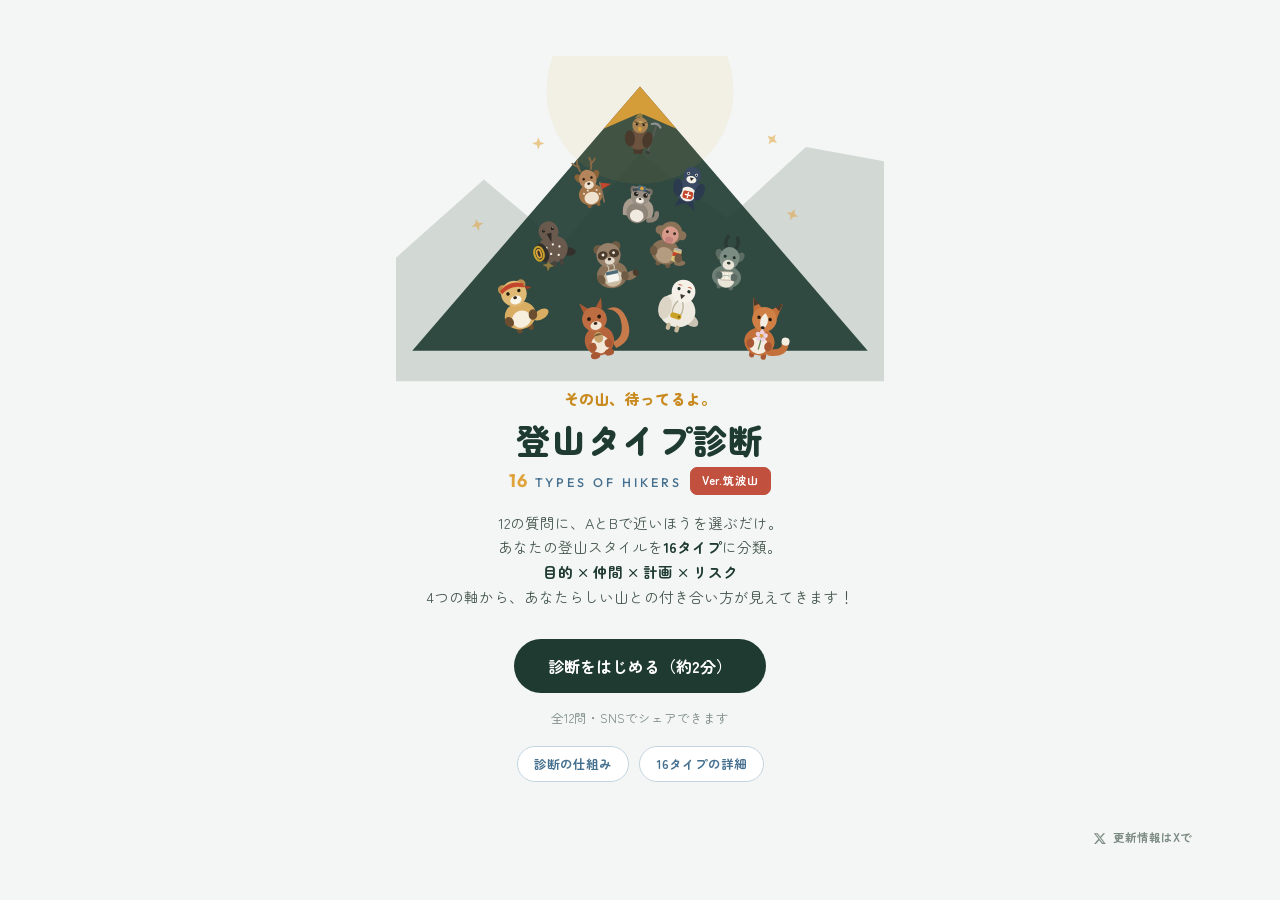
<file: index.html>
<!DOCTYPE html>
<html lang="ja">
<head>
<meta charset="UTF-8">
<meta name="viewport" content="width=device-width, initial-scale=1.0, viewport-fit=cover">
<title>登山タイプ診断｜16 TYPES OF HIKERS</title>
<meta name="description" content="13の質問であなたの登山スタイルを16タイプに診断。目的・仲間・計画・リスクの4つの軸から、あなたらしい山との付き合い方が見えてきます。">

<!-- ========== SNSシェア用（OGP） ==========
     公開URLが変わったら og:url と og:image の2か所を書き換えてください -->
<meta property="og:type" content="website">
<meta property="og:site_name" content="登山タイプ診断">
<meta property="og:title" content="登山タイプ診断｜16 TYPES OF HIKERS">
<meta property="og:description" content="14の質問で、あなたの登山スタイルを16タイプに分類。目的・仲間・計画・リスクの4軸で診断します。">
<meta property="og:url" content="https://yamatype16.vercel.app/">
<meta property="og:image" content="https://yamatype16.vercel.app/og.png">
<meta property="og:image:width" content="1200">
<meta property="og:image:height" content="630">
<meta property="og:image:alt" content="登山タイプ診断 16 TYPES OF HIKERS">
<meta property="og:locale" content="ja_JP">

<meta name="twitter:card" content="summary_large_image">
<meta name="twitter:title" content="登山タイプ診断｜16 TYPES OF HIKERS">
<meta name="twitter:description" content="14の質問で、あなたの登山スタイルを16タイプに分類。">
<meta name="twitter:image" content="https://yamatype16.vercel.app/og.png">

<meta name="theme-color" content="#1E3A31">
<link rel="canonical" href="https://yamatype16.vercel.app/">
<link rel="preconnect" href="https://fonts.googleapis.com">
<link rel="preconnect" href="https://fonts.gstatic.com" crossorigin>
<link href="https://fonts.googleapis.com/css2?family=Outfit:wght@500;700&family=Zen+Maru+Gothic:wght@400;500;700;900&display=swap" rel="stylesheet">
<link rel="stylesheet" href="style.css">
<!-- Google Analytics -->
<script async src="https://www.googletagmanager.com/gtag/js?id=G-V6124DLH2P"></script>
<script>
  window.dataLayer = window.dataLayer || [];
  function gtag(){ dataLayer.push(arguments); }
  gtag("js", new Date());
  gtag("config", "G-V6124DLH2P");
</script>
</head>
<body>

<div class="app">

  <!-- ========== スタート画面 ========== -->
  <section id="screen-start" class="screen is-active">
    <div class="hero">
      <div class="cluster-wrap" id="cluster-wrap"><!-- 16タイプが山に集合したイラスト --></div>
      <p class="hook">その山、待ってるよ。</p>
      <h1 class="hero-title">登山タイプ診断</h1>
      <p class="hero-en-row">
        <span class="hero-en"><b>16</b> TYPES OF HIKERS</span>
        <span class="ver-badge">Ver.筑波山</span>
      </p>
      <p class="hero-lead">
        <span id="lead-count">14</span>の質問に、AとBで近いほうを選ぶだけ。<br>
        あなたの登山スタイルを<strong>16タイプ</strong>に分類。<br>
        <strong>目的 × 仲間 × 計画 × リスク</strong><br>
        4つの軸から、あなたらしい山との付き合い方が見えてきます！
      </p>
      <button class="btn btn-primary" id="btn-start">診断をはじめる（約2分）</button>
      <p class="hero-note">全<span id="note-count">14</span>問・SNSでシェアできます</p>
      <p class="hero-link">
        <a href="about.html">診断の仕組み</a>
        <a href="types.html?g=PS">16タイプの詳細</a>
      </p>
    </div>
      <footer class="site-foot">
      <a href="https://x.com/yamastateofmind" target="_blank" rel="noopener">
      <svg viewBox="0 0 24 24" aria-hidden="true"><path fill="currentColor" d="M18.9 2.3h3.4l-7.4 8.5L23.6 22h-6.8l-5.3-7-6.1 7H2l7.9-9.1L1.6 2.3h7l4.8 6.4zM17.7 20h1.9L7.4 4.2H5.4z"/></svg>
      更新情報はXで
    </a>
    </footer>
</section>

  <!-- ========== 質問画面 ========== -->
  <section id="screen-quiz" class="screen">
    <header class="quiz-header">
      <div class="climb" id="progress-bar-wrap" role="progressbar"
           aria-label="登頂までの進み具合" aria-valuemin="0" aria-valuemax="12" aria-valuenow="0">
        <svg class="climb-svg" viewBox="0 -16 340 68">
          <!-- 遊び心：Midpointの手前は木、その先は岩をちらす（背景の飾り・進捗には無関係） -->
          <g class="deco-tree" transform="translate(40 50)">
            <path d="M0 -8 L4 -1 L1.5 -1 L5 5 L-5 5 L-1.5 -1 L-4 -1 Z"/>
            <rect x="-1" y="5" width="2" height="3"/>
          </g>
          <g class="deco-tree" transform="translate(75 46.7) scale(.85)">
            <path d="M0 -8 L4 -1 L1.5 -1 L5 5 L-5 5 L-1.5 -1 L-4 -1 Z"/>
            <rect x="-1" y="5" width="2" height="3"/>
          </g>
          <g class="deco-tree" transform="translate(110 43) scale(1.05)">
            <path d="M0 -8 L4 -1 L1.5 -1 L5 5 L-5 5 L-1.5 -1 L-4 -1 Z"/>
            <rect x="-1" y="5" width="2" height="3"/>
          </g>
          <g class="deco-tree" transform="translate(140 40) scale(.9)">
            <path d="M0 -8 L4 -1 L1.5 -1 L5 5 L-5 5 L-1.5 -1 L-4 -1 Z"/>
            <rect x="-1" y="5" width="2" height="3"/>
          </g>
          <g class="deco-rock" transform="translate(215 35.5)">
            <path d="M-5 3 L-3 -2 L1 -3 L5 0 L4 3 L-2 4 Z"/>
          </g>
          <g class="deco-rock" transform="translate(250 31) scale(1.15)">
            <path d="M-5 3 L-3 -2 L1 -3 L5 0 L4 3 L-2 4 Z"/>
          </g>
          <g class="deco-rock" transform="translate(285 26.3) scale(.9)">
            <path d="M-5 3 L-3 -2 L1 -3 L5 0 L4 3 L-2 4 Z"/>
          </g>

          <!-- 登山道（未踏） -->
          <path id="climb-path" class="climb-route"
                d="M14 46 L150 32 L190 33 L317 16"/>
          <!-- 登山道（歩いた分） -->
          <path id="climb-progress" class="climb-done"
                d="M14 46 L150 32 L190 33 L317 16"/>

          <!-- 登山口の看板 -->
          <g id="sign-start" class="sign passed">
            <path class="pole" d="M14 46 L14 38"/>
            <rect class="board" x="1" y="28" width="26" height="10" rx="3"/>
            <text class="board-text" x="14" y="35.3">Start</text>
            <circle class="node" cx="14" cy="46" r="4.6"/>
          </g>

          <!-- 中間地点の旗 -->
          <g id="sign-mid" class="sign">
            <path class="pole" d="M170 32.6 L170 20"/>
            <path class="flag" d="M170 20 L186 24 L170 28 Z"/>
            <text class="flag-text" x="170" y="17">Midpoint</text>
            <circle class="node" cx="170" cy="32.6" r="4.2"/>
          </g>

          <!-- 山頂の旗 -->
          <g id="sign-peak" class="sign">
            <path class="pole" d="M317 16 L317 -4"/>
            <path class="flag" d="M317 -4 L334 0 L317 4 Z"/>
            <text class="flag-text" x="317" y="-7">Summit!</text>
            <circle class="node" cx="317" cy="16" r="4.6"/>
          </g>

          <!-- 現在地 -->
          <circle id="climb-marker" class="climb-marker" cx="14" cy="46" r="5"/>

          <!-- 山頂のキラキラ（最後の質問に答えた瞬間だけ出す） -->
          <g id="summit-spark" class="summit-spark" transform="translate(317 0)">
            <path transform="translate(-16,-14) rotate(0)"  d="M0 -6 L1.6 -1.6 L6 0 L1.6 1.6 L0 6 L-1.6 1.6 L-6 0 L-1.6 -1.6 Z"/>
            <path transform="translate(12,-16) rotate(30)" d="M0 -5 L1.3 -1.3 L5 0 L1.3 1.3 L0 5 L-1.3 1.3 L-5 0 L-1.3 -1.3 Z"/>
            <path transform="translate(-4,-20) rotate(60)" d="M0 -4.5 L1.2 -1.2 L4.5 0 L1.2 1.2 L0 4.5 L-1.2 1.2 L-4.5 0 L-1.2 -1.2 Z"/>
          </g>

          <!-- 残り問数 -->
          <text class="climb-count" x="337" y="48"><tspan id="progress-count">0</tspan> / <tspan id="progress-total">14</tspan></text>
        </svg>
      </div>
    </header>

    <div class="quiz-viewport">
      <div class="quiz-page" id="quiz-page"><!-- JSが質問カードを生成 --></div>
    </div>

    <footer class="quiz-footer">
      <button class="btn btn-ghost" id="btn-back">もどる</button>
      <button class="btn btn-primary" id="btn-next">つぎへ</button>
    </footer>
  </section>

  <!-- ========== 結果画面 ========== -->
  <section id="screen-result" class="screen">
    <div class="result">
      <div class="result-hero" id="result-hero">
        <div class="secret-spark" id="secret-spark" hidden>
          <i style="left:6%;top:16%"></i><i style="left:88%;top:11%"></i>
          <i style="left:13%;top:52%"></i><i style="left:92%;top:47%"></i><i style="left:50%;top:3%"></i>
        </div>
        <p class="secret-badge" id="secret-badge" hidden>SECRET！</p>
        <p class="secret-lead" id="secret-lead" hidden>めったに出会えないタイプです</p>
        <p class="result-eyebrow">あなたの登山タイプは</p>
        <div class="result-row">
          <div class="result-char" id="result-char"><!-- キャラクター --></div>
          <div class="result-txt">
            <h2 class="result-animal" id="result-animal"></h2>
            <p class="result-name" id="result-name"></p>
            <p class="result-copy" id="result-copy"></p>
          </div>
        </div>
        <p class="result-id">
          <span class="result-code" id="result-code"></span>
          <span class="result-group" id="result-group"></span>
        </p>
        <div class="result-axtags" id="result-axtags"><!-- 4軸のタグ --></div>
        <p class="result-item" id="result-item"></p>
        <p class="secret-note" id="secret-note" hidden></p>
        <svg class="ridge-cut" viewBox="0 0 400 58" preserveAspectRatio="none" aria-hidden="true">
          <path class="rc-back"
                d="M0 58 L0 34 L46 20 L88 32 L140 2 L196 30 L238 18 L286 34 L336 8 L376 24 L400 18 L400 58 Z"/>
          <path class="rc-front"
                d="M0 58 L0 46 L54 30 L104 44 L162 18 L214 42 L258 32 L308 46 L358 26 L400 38 L400 58 Z"/>
        </svg>
      </div>

      <div class="share-cta-wrap">
        <button class="share-cta" id="btn-cta" type="button" aria-label="結果をシェア">
          <span class="share-cta-char" id="cta-char"><!-- キャラクター --></span>
          <span class="share-cta-txt">
            <span class="share-cta-main">結果をシェア</span>
            <span class="share-cta-sub">SHARE YOUR TYPE!</span>
          </span>
        </button>
      </div>

      <section class="panel">
        <h3 class="panel-title">特徴</h3>
        <p class="panel-body" id="result-features"></p>
      </section>

      <section class="panel panel-caution">
        <h3 class="panel-title">気をつけたいこと</h3>
        <p class="panel-body" id="result-caution"></p>
      </section>

      <div class="axes">
        <div class="axes-title-wrap"><h3 class="panel-title">4軸のスコア</h3></div>
        <div id="result-axes"><!-- 4軸バー --></div>
      </div>

      <section class="panel">
        <h3 class="panel-title">このタイプにおすすめの山</h3>
        <div class="mt-row" id="result-mountains"><!-- おすすめ3座 --></div>
        <p class="mt-note" id="result-mt-note" hidden></p>
      </section>

      <section class="panel">
        <h3 class="panel-title">一緒に登ると面白い相手</h3>
        <div class="match-row" id="result-match"><!-- 相性3件 --></div>
      </section>

      <div class="result-actions">
        <button class="btn btn-ghost" id="btn-retry">もう一度診断する</button>
        <p class="hero-link">
          <a href="types.html?g=PS">16タイプの詳細</a>
          <a href="about.html">診断の仕組み</a>
        </p>
      </div>
    </div>

  </section>

</div>


<!-- ========== シェア用モーダル（.screenのtransform対策で.appの外に置く） ========== -->
<div class="smodal" id="smodal" hidden>
  <div class="smodal-veil" id="smodal-veil"></div>
  <div class="smodal-sheet" role="dialog" aria-modal="true" aria-label="結果をシェア">
    <div class="smodal-grip"></div>
    <button class="smodal-close" id="smodal-close" type="button" aria-label="閉じる">✕</button>
    <p class="smodal-title">結果をシェア</p>

    <div class="smodal-pv" id="smodal-pv"><!-- シェア用画像のプレビュー --></div>

    <div class="smodal-acts">
      <button class="sm-act sm-dl" id="sm-dl" type="button">
        <svg viewBox="0 0 24 24" fill="none" stroke="currentColor" stroke-width="2" stroke-linecap="round" stroke-linejoin="round" aria-hidden="true">
          <rect x="3" y="4" width="18" height="16" rx="2.5"/>
          <circle cx="8.5" cy="9.5" r="1.4" fill="currentColor" stroke="none"/>
          <path d="M4 16.5 L9 11.5 L13 15 L16.5 11 L20.5 15.5"/>
        </svg>
        <span>シェア用画像を表示（別窓）</span>
      </button>
      <a class="sm-act sm-x" id="sm-x" href="#" target="_blank" rel="noopener">
        <svg viewBox="0 0 24 24" aria-hidden="true"><path fill="currentColor" d="M18.9 2h3.1l-6.8 7.8L23.2 22h-6.3l-4.9-6.4L6.4 22H3.2l7.3-8.3L1.6 2H8l4.4 5.9L18.9 2zm-1.1 18h1.7L7.1 3.9H5.3L17.8 20z"/></svg>
        <span>Xでシェア</span>
      </a>
      <a class="sm-act sm-line" id="sm-line" href="#" target="_blank" rel="noopener">
        <svg viewBox="0 0 24 24" aria-hidden="true"><path fill="currentColor" d="M12 2C6.5 2 2 5.6 2 10.1c0 4 3.6 7.4 8.4 8 .3.1.8.2.9.5.1.3.1.7 0 1l-.1.9c0 .3-.2 1 .9.6 1.1-.5 5.9-3.5 8.1-6 1.5-1.6 2.2-3.3 2.2-5C22.5 5.6 17.5 2 12 2z"/></svg>
        <span>LINEでシェア</span>
      </a>
      <button class="sm-act sm-ig" id="sm-ig" type="button">
        <svg viewBox="0 0 24 24" fill="none" stroke="currentColor" stroke-width="2" stroke-linecap="round" aria-hidden="true"><rect x="3" y="3" width="18" height="18" rx="5"/><circle cx="12" cy="12" r="4.2"/><circle cx="17.4" cy="6.6" r="1.3" fill="currentColor" stroke="none"/></svg>
        <span>Instagramでシェア</span>
      </button>
      <button class="sm-act sm-copy" id="sm-copy" type="button">
        <svg viewBox="0 0 24 24" fill="none" stroke="currentColor" stroke-width="2.2" stroke-linecap="round" stroke-linejoin="round" aria-hidden="true"><rect x="8.5" y="8.5" width="11" height="11" rx="2.5"/><path d="M5.5 15.5h-1a2 2 0 0 1-2-2v-9a2 2 0 0 1 2-2h9a2 2 0 0 1 2 2v1"/></svg>
        <span>リンクをコピー</span>
      </button>
    </div>

    <div class="smodal-tease">
      <div class="tease-silhouettes" id="tease-silhouettes"><!-- シークレットキャラのシルエット --></div>
      <p class="tease-bubble">16タイプの他にも、<br>隠れたタイプが出るかも。</p>
    </div>
    <p class="tease-follow">
      <a href="https://x.com/yamastateofmind?s=11" target="_blank" rel="noopener">X</a>、
      <a href="https://yamap.com/users/4159272?name=%E3%82%8A%E3%82%87%E3%83%BC" target="_blank" rel="noopener">YAMAP</a>
      よかったらフォローお願いします。
    </p>

    <p class="sm-note">Instagramは直接投稿ができないため、<br>画像を保存してからアプリを開く形になります。</p>
  </div>
</div>

<div class="toast" id="toast" role="status"></div>

<script src="data.js"></script>
<script src="characters.js"></script>
<script src="script.js"></script>
</body>
</html>
</file>
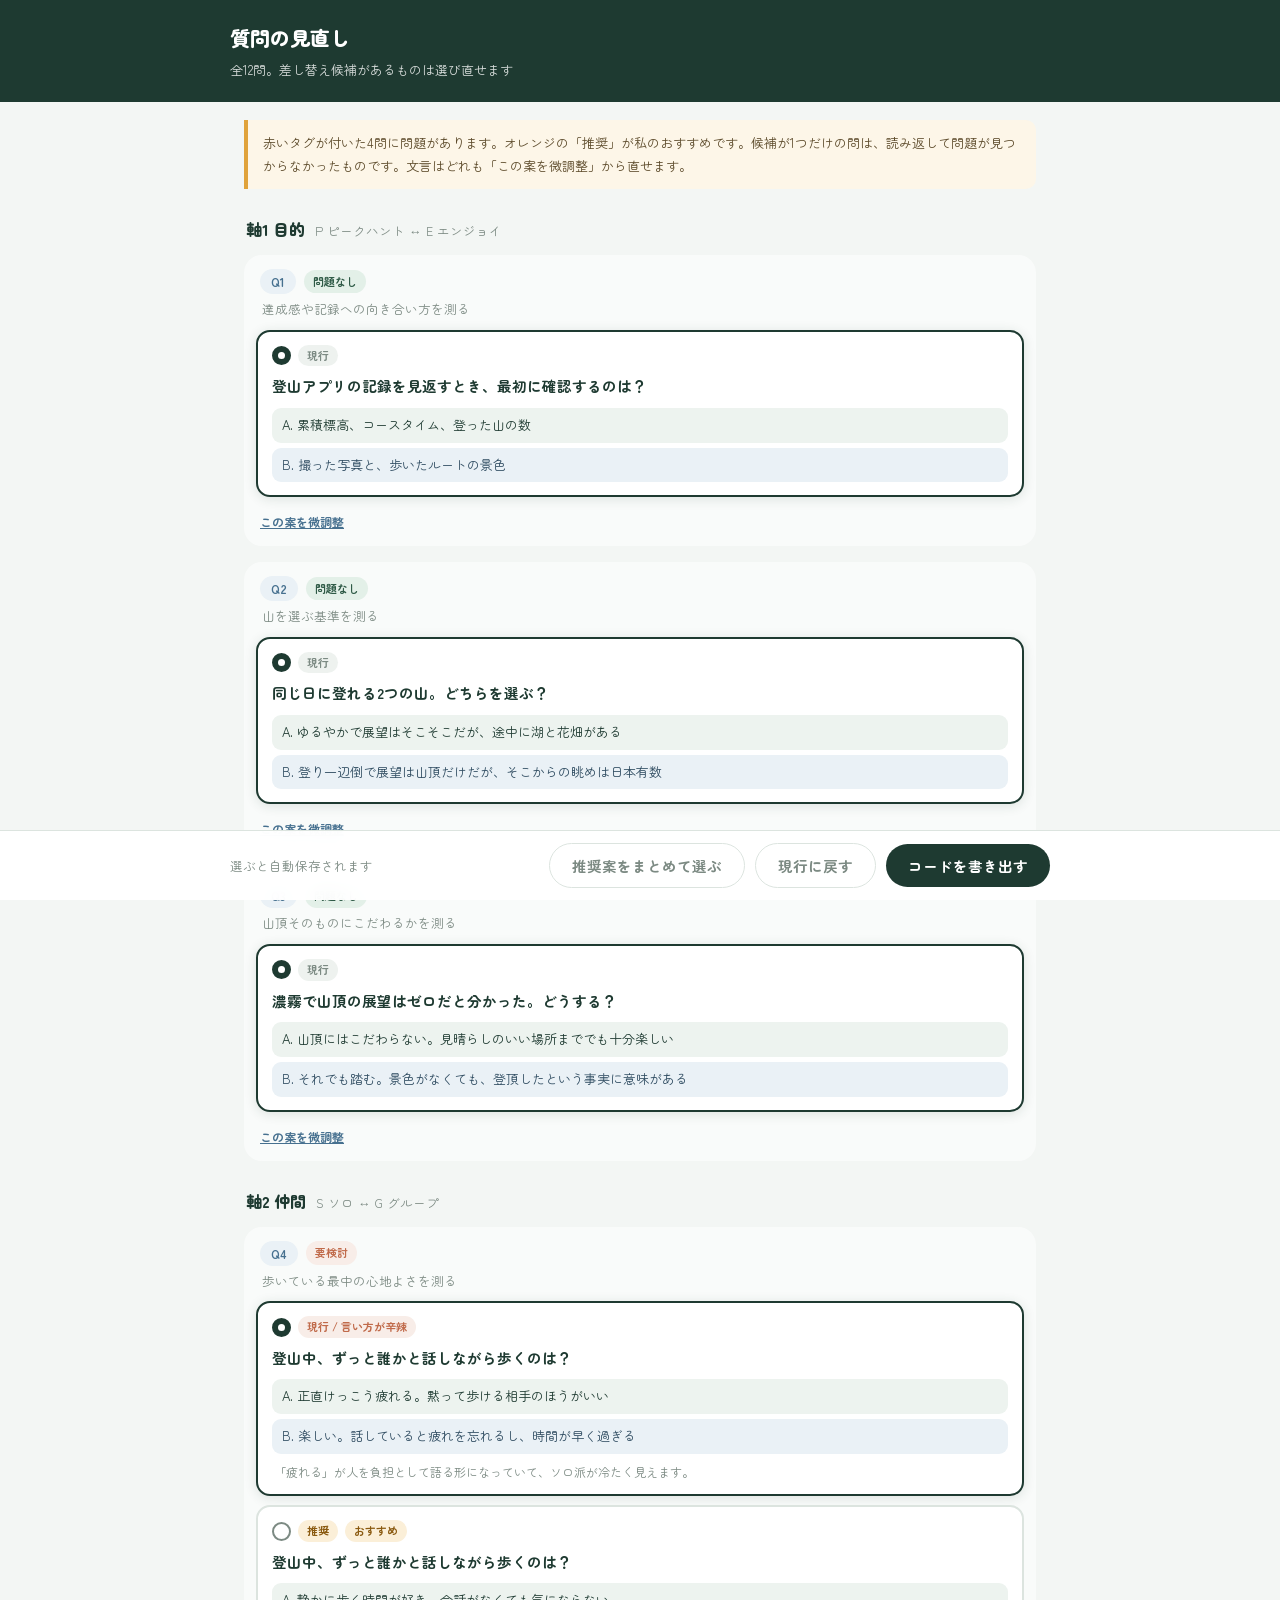
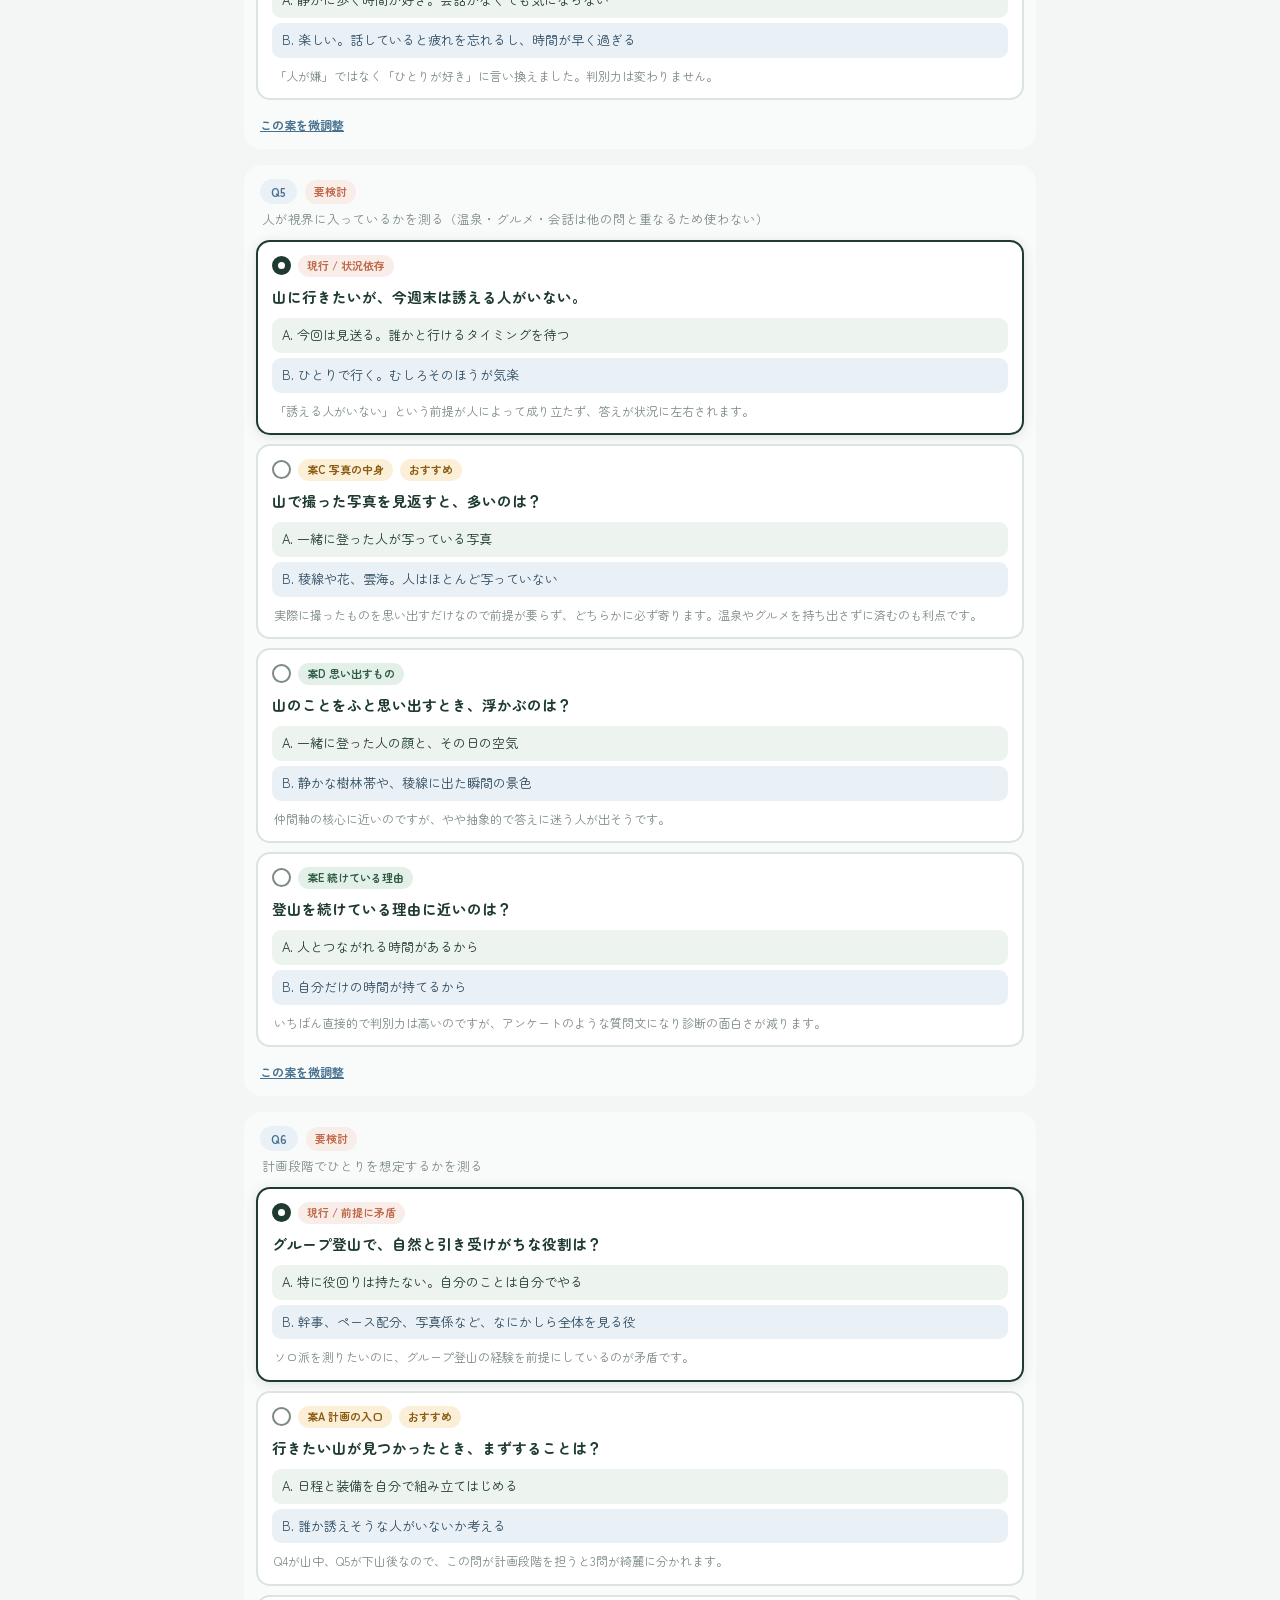
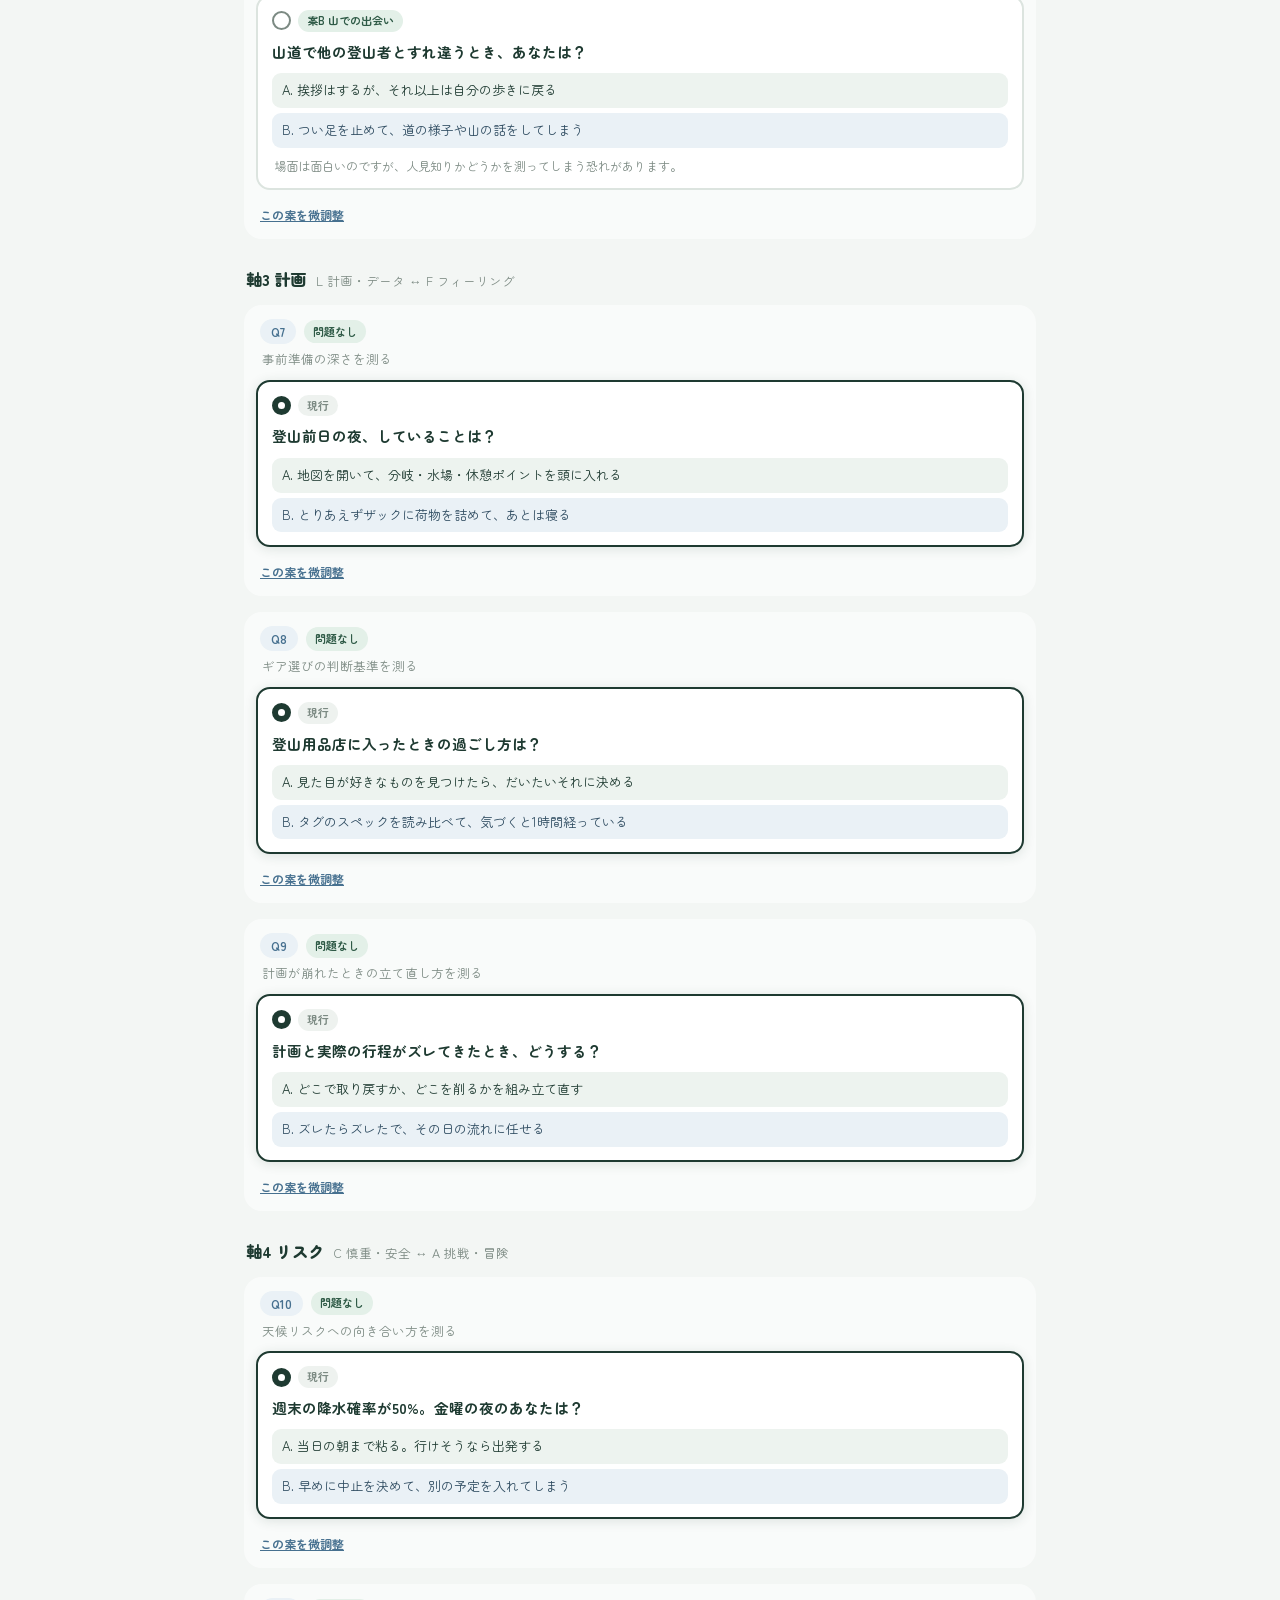
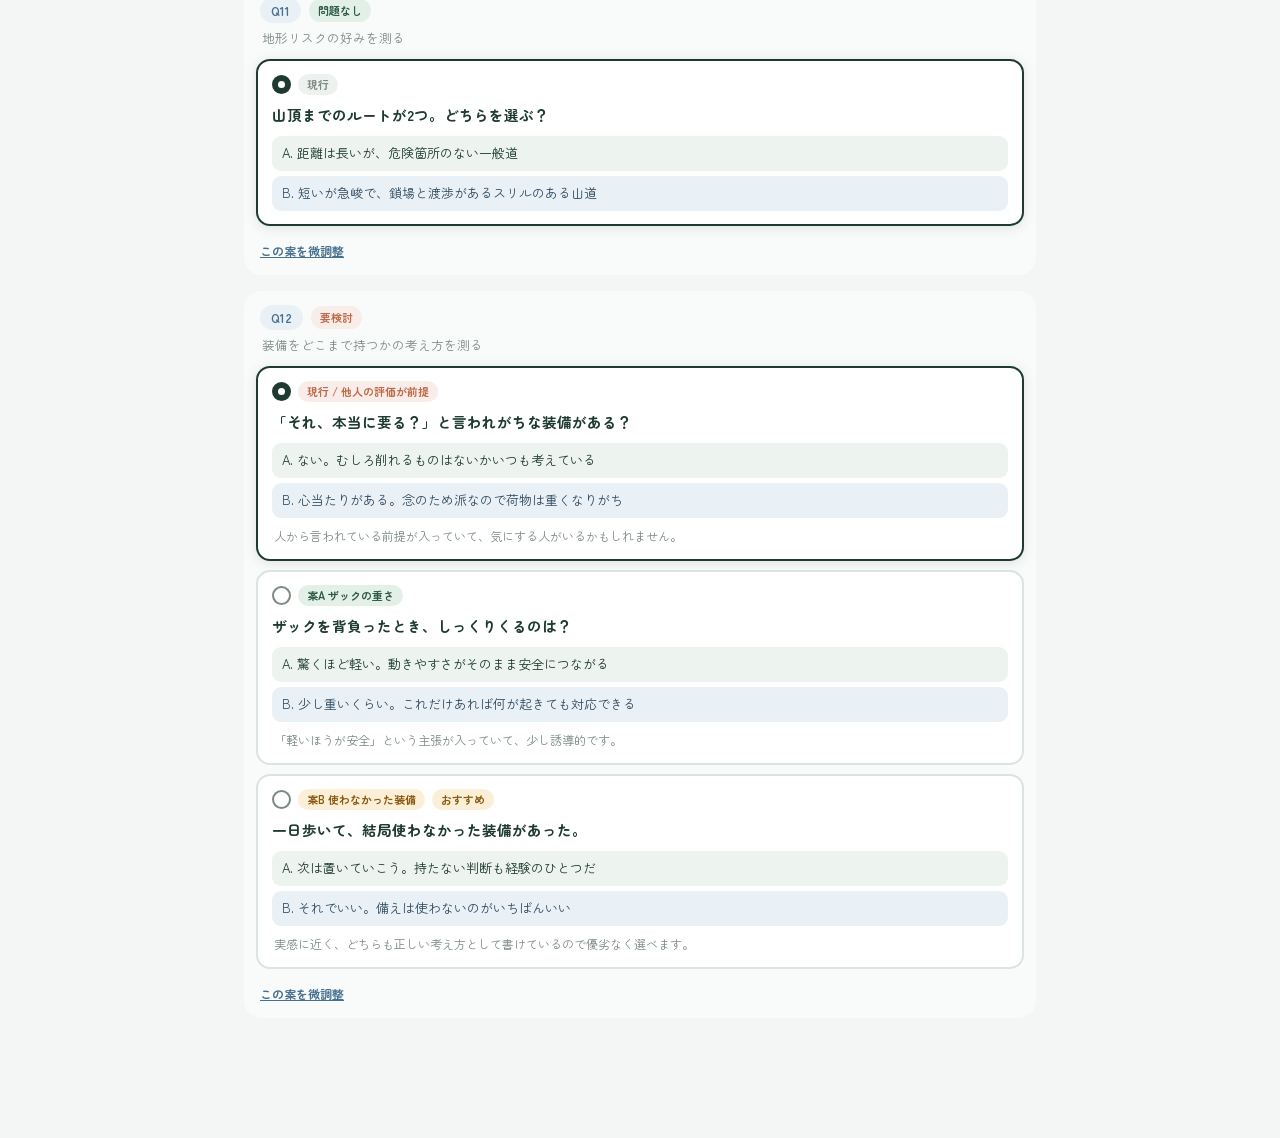
<file: question-review.html>
<!DOCTYPE html>
<html lang="ja">
<head>
<meta charset="UTF-8">
<meta name="viewport" content="width=device-width, initial-scale=1.0">
<title>質問の見直し｜YAMA TYPE</title>
<link href="https://fonts.googleapis.com/css2?family=Zen+Maru+Gothic:wght@400;500;700;900&display=swap" rel="stylesheet">
<style>
:root{
  --birch:#F3F6F4;--paper:#fff;--pine:#1E3A31;--fjord:#46708F;
  --sun:#E0A33B;--stone:#7C8A83;--line:#DCE4DF;--alert:#C06A4A;
  --font:"Zen Maru Gothic","Hiragino Maru Gothic ProN","Yu Gothic",sans-serif;
}
*{box-sizing:border-box;margin:0;padding:0}
body{font-family:var(--font);background:var(--birch);color:var(--pine);line-height:1.75;padding-bottom:104px}

.top{background:var(--pine);color:#fff;padding:20px}
.top-inner{max-width:820px;margin:0 auto}
.top h1{font-size:20px;font-weight:900}
.top p{font-size:13px;opacity:.82;margin-top:4px}

.wrap{max-width:820px;margin:0 auto;padding:18px 14px 0}
.tip{background:#FDF6E8;border-left:4px solid var(--sun);border-radius:0 10px 10px 0;
  padding:12px 15px;font-size:13px;margin-bottom:22px;color:#5c4a2a}

.axis-head{display:flex;align-items:baseline;gap:10px;margin:26px 0 12px;padding-left:2px;flex-wrap:wrap}
.axis-head h2{font-size:16px;font-weight:900}
.axis-head span{font-size:12.5px;color:var(--stone)}

.qblock{background:rgba(255,255,255,.55);border-radius:18px;padding:14px 12px 12px;margin-bottom:16px}
.qhead{display:flex;align-items:center;gap:8px;margin:0 4px 4px;flex-wrap:wrap}
.qnum{font-size:12px;font-weight:700;color:var(--fjord);background:#EAF1F6;border-radius:999px;padding:2px 11px}
.badge{font-size:11px;font-weight:700;border-radius:999px;padding:2px 9px}
.badge.keep{color:#2E5A46;background:#E3F0E8}
.badge.fix{color:var(--alert);background:#F8EDE8}
.qmemo{font-size:12.5px;color:var(--stone);margin:0 6px 10px}

.cand{background:var(--paper);border:2px solid var(--line);border-radius:14px;
  padding:13px 14px;margin-bottom:9px;cursor:pointer;transition:border-color .15s,box-shadow .15s}
.cand:hover{border-color:#B9CCC1}
.cand.on{border-color:var(--pine);box-shadow:0 2px 12px rgba(30,58,49,.13)}
.cand:focus-visible{outline:3px solid var(--sun);outline-offset:2px}
.cand-top{display:flex;align-items:center;gap:7px;margin-bottom:7px;flex-wrap:wrap}
.tick{width:19px;height:19px;border-radius:50%;border:2px solid var(--stone);flex-shrink:0;
  display:grid;place-items:center}
.cand.on .tick{border-color:var(--pine);background:var(--pine)}
.cand.on .tick::after{content:"";width:7px;height:7px;border-radius:50%;background:#fff}
.tag{font-size:11px;font-weight:700;border-radius:999px;padding:1px 9px;color:var(--stone);background:#EEF2EF}
.tag.bad{color:var(--alert);background:#F8EDE8}
.tag.new{color:#2E5A46;background:#E3F0E8}
.tag.rec{color:#8a5a10;background:#FBEFD8}
.ctext{font-size:14.5px;font-weight:700;margin-bottom:9px}
.opt{font-size:13px;line-height:1.6;padding:7px 10px;border-radius:9px;margin-top:5px}
.opt.a{background:#EDF3EF}
.opt.b{background:#EAF1F6;color:#2E4B60}
.note{font-size:12px;color:var(--stone);margin-top:8px;padding-left:2px;line-height:1.65}

.tweak{margin-top:9px;padding-left:4px}
.tweak button{font-family:inherit;font-size:12px;font-weight:700;background:none;border:none;
  color:var(--fjord);cursor:pointer;text-decoration:underline;padding:2px 0}
.editor{display:none;margin-top:8px}
.editor.open{display:block}
.editor label{display:block;font-size:11.5px;font-weight:700;color:var(--stone);margin:7px 0 3px}
.editor textarea{width:100%;font-family:inherit;font-size:13.5px;line-height:1.6;color:var(--pine);
  border:1.5px solid var(--line);border-radius:9px;padding:8px 10px;resize:vertical;background:#fcfdfc}
.editor textarea:focus{outline:none;border-color:var(--fjord)}

.bar{position:fixed;left:0;right:0;bottom:0;background:rgba(255,255,255,.96);
  border-top:1px solid var(--line);padding:12px 16px;backdrop-filter:blur(8px)}
.bar-inner{max-width:820px;margin:0 auto;display:flex;gap:10px;align-items:center}
.status{font-size:12.5px;color:var(--stone);flex:1}
.btn{font-family:inherit;font-size:14.5px;font-weight:700;border:none;border-radius:999px;padding:11px 22px;cursor:pointer}
.btn-main{background:var(--pine);color:#fff}
.btn-sub{background:transparent;color:var(--stone);border:1.5px solid var(--line)}
.btn:focus-visible{outline:3px solid var(--sun);outline-offset:2px}

.modal{position:fixed;inset:0;background:rgba(30,58,49,.5);display:none;align-items:center;
  justify-content:center;padding:18px;z-index:10}
.modal.open{display:flex}
.sheet{background:#fff;border-radius:18px;width:100%;max-width:760px;max-height:88vh;display:flex;flex-direction:column;overflow:hidden}
.sheet h3{font-size:16px;font-weight:900;padding:18px 20px 6px}
.sheet .hint{font-size:12.5px;color:var(--stone);padding:0 20px 12px}
.sheet pre{flex:1;overflow:auto;margin:0 20px;padding:14px;background:#1E3A31;color:#DCE9E1;
  border-radius:12px;font-size:11.5px;line-height:1.65;white-space:pre;font-family:ui-monospace,Menlo,monospace}
.sheet-foot{display:flex;gap:10px;padding:14px 20px 18px;justify-content:flex-end}
@media(max-width:520px){.bar-inner{flex-wrap:wrap}.status{flex-basis:100%}}
</style>
</head>
<body>

<div class="top"><div class="top-inner">
  <h1>質問の見直し</h1>
  <p>全12問。差し替え候補があるものは選び直せます</p>
</div></div>

<div class="wrap" id="wrap"></div>

<div class="bar"><div class="bar-inner">
  <span class="status" id="status">読み込み中…</span>
  <button class="btn btn-sub" id="rec">推奨案をまとめて選ぶ</button>
  <button class="btn btn-sub" id="reset">現行に戻す</button>
  <button class="btn btn-main" id="export">コードを書き出す</button>
</div></div>

<div class="modal" id="modal"><div class="sheet">
  <h3>data.js に貼り付けるコード</h3>
  <p class="hint">data.js の <code>const QUESTIONS = [</code> から対応する <code>];</code> までを、まるごと置き換えてください。<code>rev</code> は回答の偏りを防ぐ反転フラグで、各軸に最低1問入るよう自動で調整しています。</p>
  <pre id="code"></pre>
  <div class="sheet-foot">
    <button class="btn btn-sub" id="close">閉じる</button>
    <button class="btn btn-main" id="copy">コピー</button>
  </div>
</div></div>

<script>
const AXES = [
  { id:"PE", title:"軸1 目的", a:"P ピークハント", b:"E エンジョイ" },
  { id:"SG", title:"軸2 仲間", a:"S ソロ",         b:"G グループ" },
  { id:"LF", title:"軸3 計画", a:"L 計画・データ", b:"F フィーリング" },
  { id:"CA", title:"軸4 リスク", a:"C 慎重・安全", b:"A 挑戦・冒険" },
];

/* 各問の候補。cands[0] が現在サイトで動いているもの。
   rec:true が推奨案、bad:true は問題があるもの。
   revA:true は「選択肢Aが2文字目側」を意味する（書き出し時の rev） */
const Q = [
/* ===== 軸1 目的 ===== */
{axis:"PE", memo:"達成感や記録への向き合い方を測る", cands:[
 {tag:"現行", text:"登山アプリの記録を見返すとき、最初に確認するのは？",
  a:"累積標高、コースタイム、登った山の数", b:"撮った写真と、歩いたルートの景色"}]},

{axis:"PE", memo:"山を選ぶ基準を測る", cands:[
 {tag:"現行", revA:true, text:"同じ日に登れる2つの山。どちらを選ぶ？",
  a:"ゆるやかで展望はそこそこだが、途中に湖と花畑がある",
  b:"登り一辺倒で展望は山頂だけだが、そこからの眺めは日本有数"}]},

{axis:"PE", memo:"山頂そのものにこだわるかを測る", cands:[
 {tag:"現行", revA:true, text:"濃霧で山頂の展望はゼロだと分かった。どうする？",
  a:"山頂にはこだわらない。見晴らしのいい場所まででも十分楽しい",
  b:"それでも踏む。景色がなくても、登頂したという事実に意味がある"}]},

/* ===== 軸2 仲間 ===== */
{axis:"SG", memo:"歩いている最中の心地よさを測る", cands:[
 {tag:"現行 / 言い方が辛辣", bad:true, text:"登山中、ずっと誰かと話しながら歩くのは？",
  a:"正直けっこう疲れる。黙って歩ける相手のほうがいい",
  b:"楽しい。話していると疲れを忘れるし、時間が早く過ぎる",
  note:"「疲れる」が人を負担として語る形になっていて、ソロ派が冷たく見えます。"},
 {tag:"推奨", rec:true, text:"登山中、ずっと誰かと話しながら歩くのは？",
  a:"静かに歩く時間が好き。会話がなくても気にならない",
  b:"楽しい。話していると疲れを忘れるし、時間が早く過ぎる",
  note:"「人が嫌」ではなく「ひとりが好き」に言い換えました。判別力は変わりません。"}]},

{axis:"SG", memo:"人が視界に入っているかを測る（温泉・グルメ・会話は他の問と重なるため使わない）", cands:[
 {tag:"現行 / 状況依存", bad:true, revA:true, text:"山に行きたいが、今週末は誘える人がいない。",
  a:"今回は見送る。誰かと行けるタイミングを待つ",
  b:"ひとりで行く。むしろそのほうが気楽",
  note:"「誘える人がいない」という前提が人によって成り立たず、答えが状況に左右されます。"},
 {tag:"案C 写真の中身", rec:true, revA:true, text:"山で撮った写真を見返すと、多いのは？",
  a:"一緒に登った人が写っている写真",
  b:"稜線や花、雲海。人はほとんど写っていない",
  note:"実際に撮ったものを思い出すだけなので前提が要らず、どちらかに必ず寄ります。温泉やグルメを持ち出さずに済むのも利点です。"},
 {tag:"案D 思い出すもの", revA:true, text:"山のことをふと思い出すとき、浮かぶのは？",
  a:"一緒に登った人の顔と、その日の空気",
  b:"静かな樹林帯や、稜線に出た瞬間の景色",
  note:"仲間軸の核心に近いのですが、やや抽象的で答えに迷う人が出そうです。"},
 {tag:"案E 続けている理由", revA:true, text:"登山を続けている理由に近いのは？",
  a:"人とつながれる時間があるから",
  b:"自分だけの時間が持てるから",
  note:"いちばん直接的で判別力は高いのですが、アンケートのような質問文になり診断の面白さが減ります。"}]},

{axis:"SG", memo:"計画段階でひとりを想定するかを測る", cands:[
 {tag:"現行 / 前提に矛盾", bad:true, text:"グループ登山で、自然と引き受けがちな役割は？",
  a:"特に役回りは持たない。自分のことは自分でやる",
  b:"幹事、ペース配分、写真係など、なにかしら全体を見る役",
  note:"ソロ派を測りたいのに、グループ登山の経験を前提にしているのが矛盾です。"},
 {tag:"案A 計画の入口", rec:true, text:"行きたい山が見つかったとき、まずすることは？",
  a:"日程と装備を自分で組み立てはじめる",
  b:"誰か誘えそうな人がいないか考える",
  note:"Q4が山中、Q5が下山後なので、この問が計画段階を担うと3問が綺麗に分かれます。"},
 {tag:"案B 山での出会い", text:"山道で他の登山者とすれ違うとき、あなたは？",
  a:"挨拶はするが、それ以上は自分の歩きに戻る",
  b:"つい足を止めて、道の様子や山の話をしてしまう",
  note:"場面は面白いのですが、人見知りかどうかを測ってしまう恐れがあります。"}]},

/* ===== 軸3 計画 ===== */
{axis:"LF", memo:"事前準備の深さを測る", cands:[
 {tag:"現行", text:"登山前日の夜、していることは？",
  a:"地図を開いて、分岐・水場・休憩ポイントを頭に入れる",
  b:"とりあえずザックに荷物を詰めて、あとは寝る"}]},

{axis:"LF", memo:"ギア選びの判断基準を測る", cands:[
 {tag:"現行", revA:true, text:"登山用品店に入ったときの過ごし方は？",
  a:"見た目が好きなものを見つけたら、だいたいそれに決める",
  b:"タグのスペックを読み比べて、気づくと1時間経っている"}]},

{axis:"LF", memo:"計画が崩れたときの立て直し方を測る", cands:[
 {tag:"現行", text:"計画と実際の行程がズレてきたとき、どうする？",
  a:"どこで取り戻すか、どこを削るかを組み立て直す",
  b:"ズレたらズレたで、その日の流れに任せる"}]},

/* ===== 軸4 リスク ===== */
{axis:"CA", memo:"天候リスクへの向き合い方を測る", cands:[
 {tag:"現行", revA:true, text:"週末の降水確率が50%。金曜の夜のあなたは？",
  a:"当日の朝まで粘る。行けそうなら出発する",
  b:"早めに中止を決めて、別の予定を入れてしまう"}]},

{axis:"CA", memo:"地形リスクの好みを測る", cands:[
 {tag:"現行", text:"山頂までのルートが2つ。どちらを選ぶ？",
  a:"距離は長いが、危険箇所のない一般道",
  b:"短いが急峻で、鎖場と渡渉があるスリルのある山道"}]},

{axis:"CA", memo:"装備をどこまで持つかの考え方を測る", cands:[
 {tag:"現行 / 他人の評価が前提", bad:true, revA:true, text:"「それ、本当に要る？」と言われがちな装備がある？",
  a:"ない。むしろ削れるものはないかいつも考えている",
  b:"心当たりがある。念のため派なので荷物は重くなりがち",
  note:"人から言われている前提が入っていて、気にする人がいるかもしれません。"},
 {tag:"案A ザックの重さ", revA:true, text:"ザックを背負ったとき、しっくりくるのは？",
  a:"驚くほど軽い。動きやすさがそのまま安全につながる",
  b:"少し重いくらい。これだけあれば何が起きても対応できる",
  note:"「軽いほうが安全」という主張が入っていて、少し誘導的です。"},
 {tag:"案B 使わなかった装備", rec:true, revA:true, text:"一日歩いて、結局使わなかった装備があった。",
  a:"次は置いていこう。持たない判断も経験のひとつだ",
  b:"それでいい。備えは使わないのがいちばんいい",
  note:"実感に近く、どちらも正しい考え方として書けているので優劣なく選べます。"}]},
];

const KEY="yamatype:qreview:v2";
let picks=Q.map(()=>({sel:0,custom:null}));

async function load(){
  try{
    const r=await window.storage.get(KEY);
    if(r&&r.value){
      const s=JSON.parse(r.value);
      if(Array.isArray(s)&&s.length===Q.length){picks=s;info("前回の続きを読み込みました");return;}
    }
  }catch(e){}
  info("選ぶと自動保存されます");
}
let tm;
function save(){clearTimeout(tm);info("保存中…");tm=setTimeout(async()=>{
  try{await window.storage.set(KEY,JSON.stringify(picks));info();}
  catch(e){info("自動保存できません。書き出したコードを控えてください");}
},400);}
function info(msg){
  const n=picks.filter((p,i)=>p.custom||p.sel!==0).length;
  document.getElementById("status").textContent = msg || `${n} 問を差し替え中`;
}
function cur(i){ return picks[i].custom ? picks[i].custom : Q[i].cands[picks[i].sel]; }
function esc(s){return String(s).replace(/&/g,"&amp;").replace(/</g,"&lt;").replace(/>/g,"&gt;");}

function render(){
  const w=document.getElementById("wrap"); w.innerHTML="";
  const tip=document.createElement("div");
  tip.className="tip";
  tip.textContent="赤いタグが付いた4問に問題があります。オレンジの「推奨」が私のおすすめです。候補が1つだけの問は、読み返して問題が見つからなかったものです。文言はどれも「この案を微調整」から直せます。";
  w.appendChild(tip);

  AXES.forEach(ax=>{
    const h=document.createElement("div");
    h.className="axis-head";
    h.innerHTML=`<h2>${ax.title}</h2><span>${ax.a} ↔ ${ax.b}</span>`;
    w.appendChild(h);

    Q.forEach((q,i)=>{
      if(q.axis!==ax.id) return;
      const p=picks[i];
      const changed = p.custom || p.sel!==0;
      const block=document.createElement("div");
      block.className="qblock";
      let html=`<div class="qhead"><span class="qnum">Q${i+1}</span>
        <span class="badge ${q.cands.length>1?"fix":"keep"}">${q.cands.length>1?"要検討":"問題なし"}</span>
        ${changed?'<span class="badge keep">差し替え済み</span>':""}
      </div><p class="qmemo">${q.memo}</p>`;

      q.cands.forEach((c,ci)=>{
        const custom = p.custom && p.sel===ci;
        const shown = custom ? p.custom : c;
        html+=`<div class="cand${p.sel===ci?" on":""}" tabindex="0" data-i="${i}" data-c="${ci}">
          <div class="cand-top"><span class="tick"></span>
            <span class="tag ${c.bad?"bad":(c.rec?"rec":(ci>0?"new":""))}">${c.tag}</span>
            ${c.rec?'<span class="tag rec">おすすめ</span>':""}
            ${custom?'<span class="tag">微調整あり</span>':""}
          </div>
          <div class="ctext">${esc(shown.text)}</div>
          <div class="opt a">A. ${esc(shown.a)}</div>
          <div class="opt b">B. ${esc(shown.b)}</div>
          ${c.note?`<p class="note">${esc(c.note)}</p>`:""}
        </div>`;
      });

      const cc=cur(i);
      html+=`<div class="tweak">
        <button data-act="tweak" data-i="${i}">この案を微調整</button>
        <div class="editor" id="ed-${i}">
          <label>質問文</label><textarea rows="2" data-i="${i}" data-f="text">${esc(cc.text)}</textarea>
          <label>選択肢A</label><textarea rows="2" data-i="${i}" data-f="a">${esc(cc.a)}</textarea>
          <label>選択肢B</label><textarea rows="2" data-i="${i}" data-f="b">${esc(cc.b)}</textarea>
        </div></div>`;
      block.innerHTML=html;
      w.appendChild(block);
    });
  });
}

const w=document.getElementById("wrap");
w.addEventListener("click",e=>{
  const tw=e.target.closest('[data-act="tweak"]');
  if(tw){document.getElementById("ed-"+tw.dataset.i).classList.toggle("open");return;}
  const c=e.target.closest(".cand");
  if(c){
    const i=Number(c.dataset.i);
    picks[i]={sel:Number(c.dataset.c),custom:null};
    render(); save();
  }
});
w.addEventListener("keydown",e=>{
  if((e.key==="Enter"||e.key===" ")&&e.target.classList.contains("cand")){e.preventDefault();e.target.click();}
});
w.addEventListener("input",e=>{
  const ta=e.target;
  if(ta.tagName!=="TEXTAREA")return;
  const i=Number(ta.dataset.i);
  if(!picks[i].custom) picks[i].custom={...Q[i].cands[picks[i].sel]};
  picks[i].custom[ta.dataset.f]=ta.value;
  save();
});

document.getElementById("rec").addEventListener("click",()=>{
  picks=Q.map((q,i)=>{
    const r=q.cands.findIndex(c=>c.rec);
    return {sel: r>=0?r:0, custom:null};
  });
  render(); save();
});
document.getElementById("reset").addEventListener("click",()=>{
  picks=Q.map(()=>({sel:0,custom:null})); render(); save();
});

/* ---------- 書き出し ---------- */
function q(s){return String(s).replace(/\\/g,"\\\\").replace(/"/g,'\\"');}
function build(){
  const L=["const QUESTIONS = ["];
  let prev="";
  Q.forEach((qq,i)=>{
    if(qq.axis!==prev){
      const ax=AXES.find(a=>a.id===qq.axis);
      L.push(`  // ${ax.title}（${ax.a} / ${ax.b}）`); prev=qq.axis;
    }
    const c=cur(i);
    const rev = (picks[i].custom ? Q[i].cands[picks[i].sel].revA : c.revA) ? " rev: true," : "";
    L.push(`  { axis: "${qq.axis}",${rev} text: "${q(c.text)}",`);
    L.push(`    a: "${q(c.a)}",`);
    L.push(`    b: "${q(c.b)}" },`);
  });
  L.push("];");
  return L.join("\n");
}
document.getElementById("export").addEventListener("click",()=>{
  document.getElementById("code").textContent=build();
  document.getElementById("modal").classList.add("open");
});
document.getElementById("close").addEventListener("click",()=>
  document.getElementById("modal").classList.remove("open"));
document.getElementById("modal").addEventListener("click",e=>{
  if(e.target.id==="modal")e.currentTarget.classList.remove("open");
});
document.getElementById("copy").addEventListener("click",async()=>{
  const b=document.getElementById("copy");
  try{await navigator.clipboard.writeText(build());b.textContent="コピーしました";}
  catch(e){
    const r=document.createRange();r.selectNodeContents(document.getElementById("code"));
    const s=getSelection();s.removeAllRanges();s.addRange(r);b.textContent="選択しました";
  }
  setTimeout(()=>b.textContent="コピー",2000);
});

(async()=>{await load();render();})();
</script>
</body>
</html>
</file>
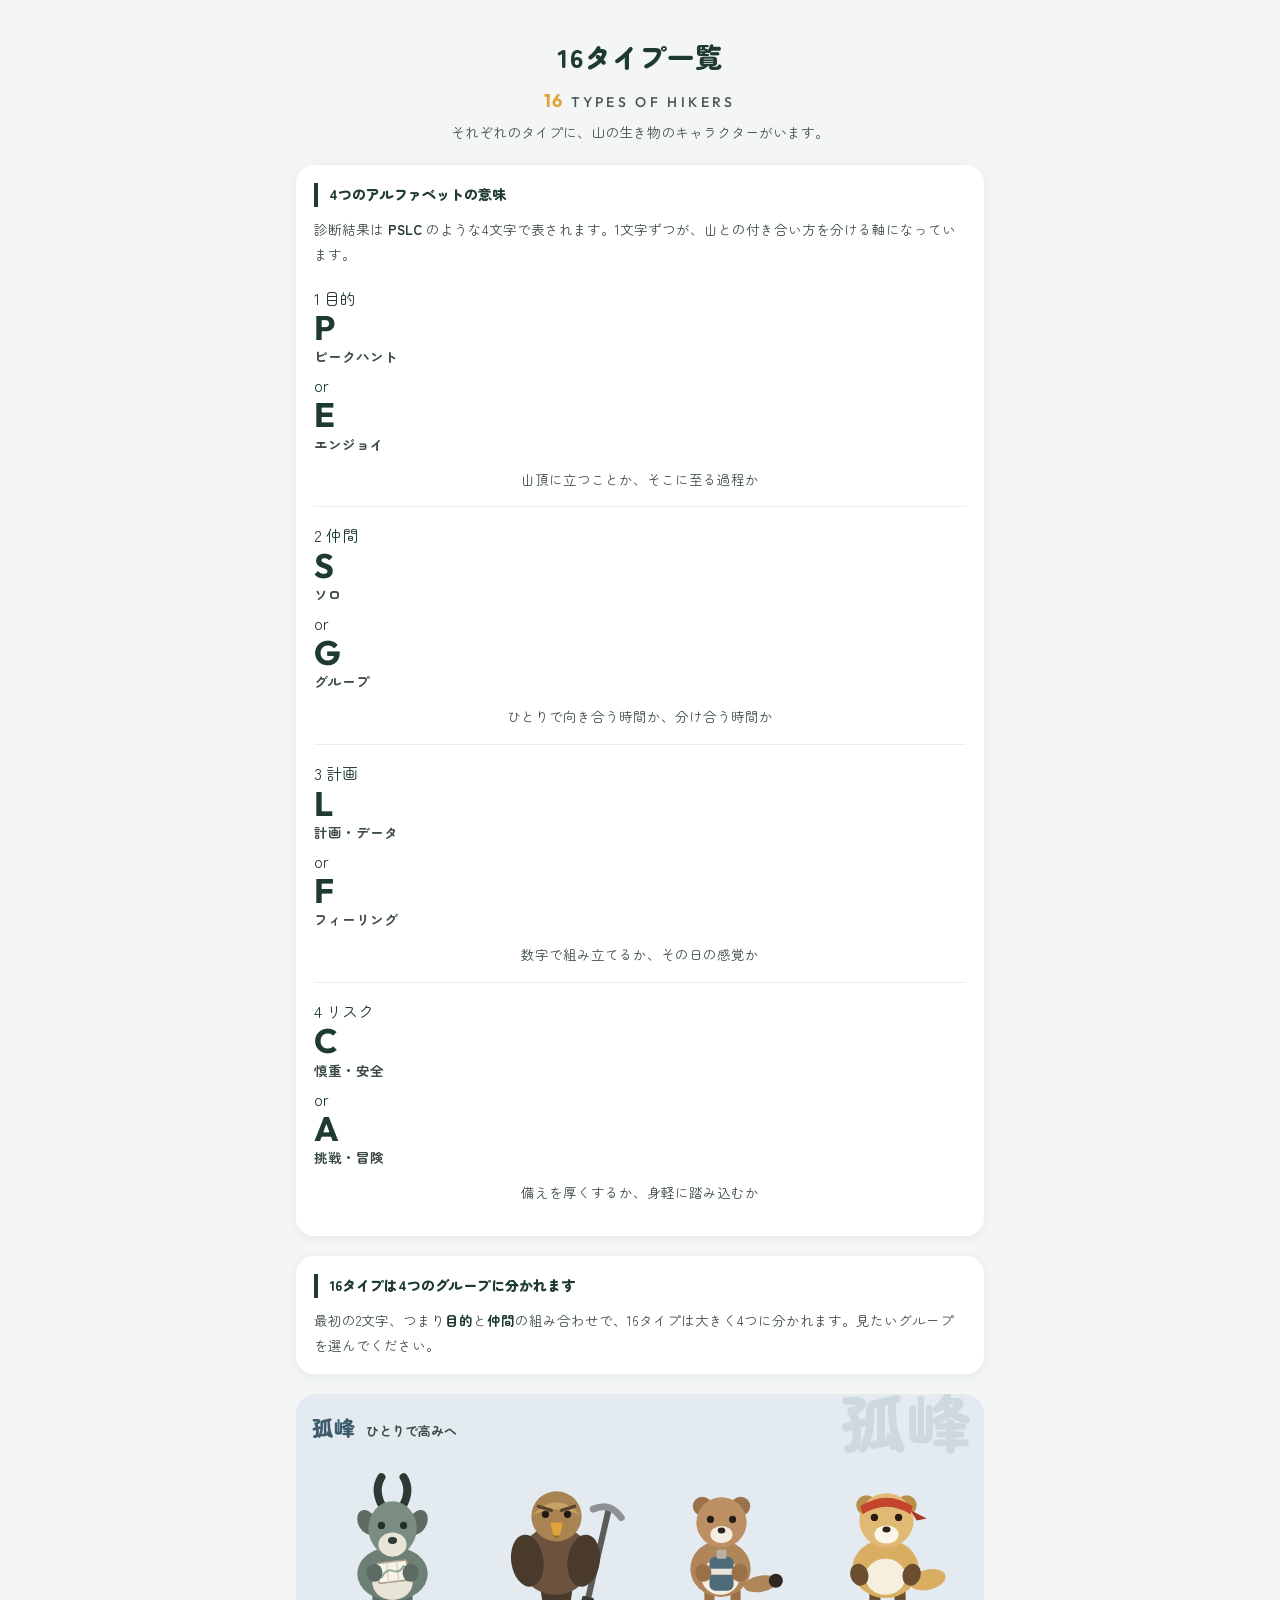
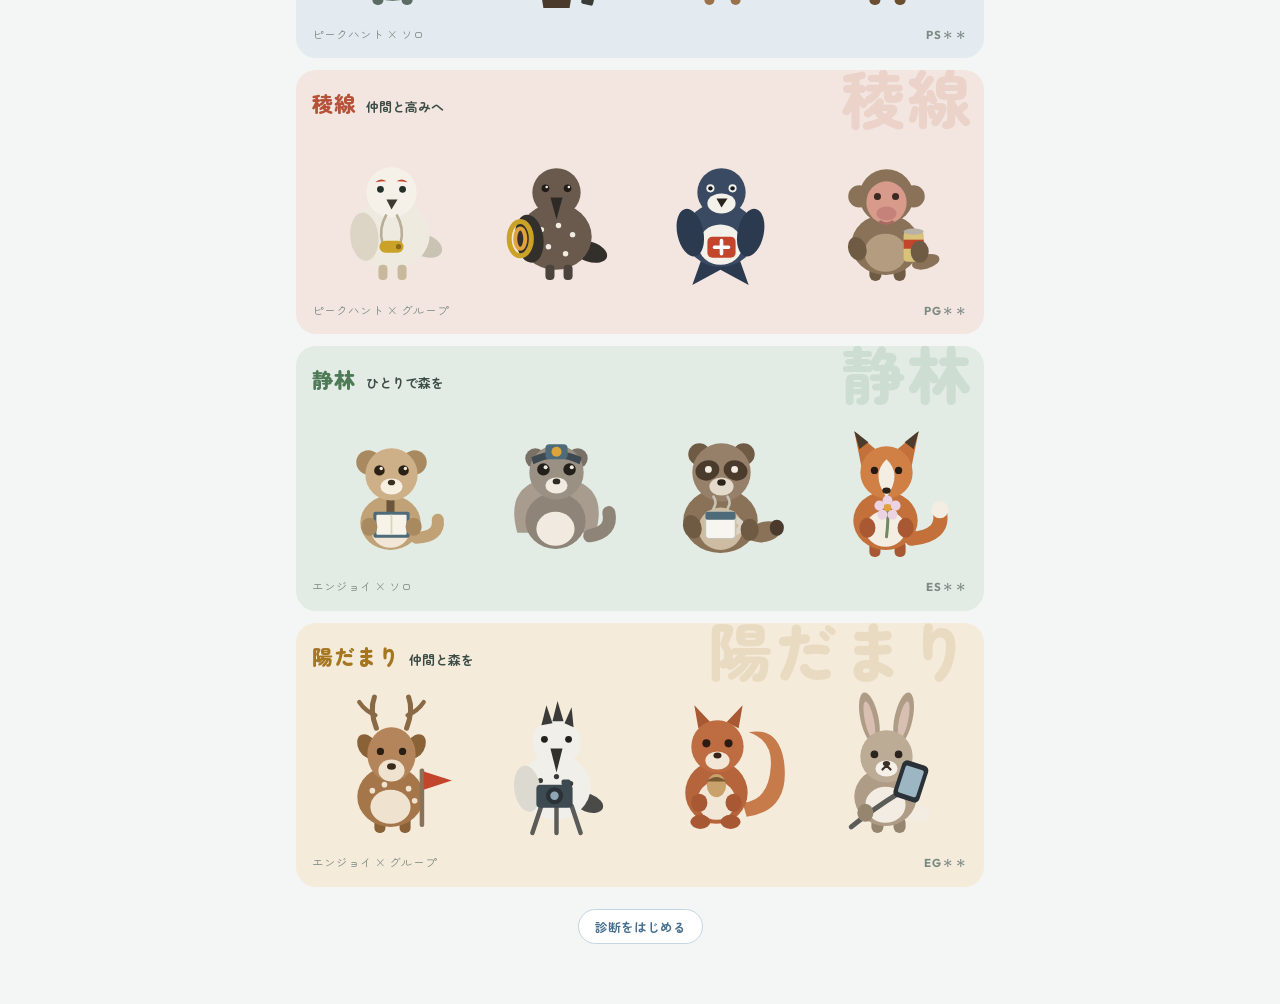
<file: types.html>
<!DOCTYPE html>
<html lang="ja">
<head>
<meta charset="UTF-8">
<meta name="viewport" content="width=device-width, initial-scale=1.0, viewport-fit=cover">
<title>16タイプ一覧｜登山タイプ診断</title>
<meta name="description" content="登山タイプ診断の16タイプを、山の生き物のキャラクターと一緒に紹介します。">
<meta name="theme-color" content="#1E3A31">
<link rel="preconnect" href="https://fonts.googleapis.com">
<link rel="preconnect" href="https://fonts.gstatic.com" crossorigin>
<link href="https://fonts.googleapis.com/css2?family=Outfit:wght@500;700&family=Zen+Maru+Gothic:wght@400;500;700;900&display=swap" rel="stylesheet">
<link rel="stylesheet" href="style.css">
</head>
<body>

<div class="list-page">

  <header class="list-head">
    <h1>16タイプ一覧</h1>
    <p class="list-en"><b>16</b> TYPES OF HIKERS</p>
    <p>それぞれのタイプに、山の生き物のキャラクターがいます。</p>
  </header>

  <!-- ========== 入口：仕組みの解説 ========== -->
  <div id="intro">
    <section class="legend">
      <h2>4つのアルファベットの意味</h2>
      <p>診断結果は <b>PSLC</b> のような4文字で表されます。1文字ずつが、山との付き合い方を分ける軸になっています。</p>
      <div class="axis-table" id="axis-table"></div>
    </section>

    <section class="legend legend-plain">
      <h2>16タイプは4つのグループに分かれます</h2>
      <p>最初の2文字、つまり<b>目的</b>と<b>仲間</b>の組み合わせで、16タイプは大きく4つに分かれます。見たいグループを選んでください。</p>
    </section>

    <div class="group-cards" id="group-cards"></div>
  </div>

  <!-- ========== グループ別の詳細 ========== -->
  <div id="detail" hidden>
    <nav class="group-tabs" id="group-tabs" aria-label="グループの切り替え"></nav>
    <div id="group-body"></div>
    <p class="list-foot hero-link"><a href="#" id="back-intro">4つのグループの説明に戻る</a></p>
  </div>

  <p class="list-foot hero-link"><a href="index.html">診断をはじめる</a></p>

</div>

<script src="data.js"></script>
<script src="characters.js"></script>
<script>
/* =========================================================
   16タイプ一覧
   入口では仕組みの解説だけを見せ、グループを選ぶと詳細に切り替わる。
   URLは ?g=PS でグループ指定、#PSLC でタイプ指定に対応。
   ========================================================= */
const ORDER = ["PS", "PG", "ES", "EG"];
const codesOf = (key) => Object.keys(TYPES).filter((c) => c.slice(0, 2) === key);

/* ---------- 4軸の解説 ---------- */
const AXIS_MEMO = {
  PE: "山頂に立つことか、そこに至る過程か",
  SG: "ひとりで向き合う時間か、分け合う時間か",
  LF: "数字で組み立てるか、その日の感覚か",
  CA: "備えを厚くするか、身軽に踏み込むか",
};
document.getElementById("axis-table").innerHTML = AXES.map((ax, i) => `
  <div class="ax-item">
    <div class="ax-head">
      <span class="ax-pos">${i + 1}</span>
      <span class="ax-name">${ax.title}</span>
    </div>
    <div class="ax-pair">
      <div class="ax-side l"><span class="ax-ltr">${ax.a}</span><p class="ax-word">${ax.aName}</p></div>
      <span class="ax-vs">or</span>
      <div class="ax-side r"><span class="ax-ltr">${ax.b}</span><p class="ax-word">${ax.bName}</p></div>
    </div>
    <div class="ax-bar"><i></i><i></i></div>
    <p class="ax-memo">${AXIS_MEMO[ax.id]}</p>
  </div>`).join("");

/* ---------- 入口の4グループカード ---------- */
document.getElementById("group-cards").innerHTML = ORDER.map((key) => {
  const g = GROUPS[key];
  return `
    <a class="gcard" href="?g=${key}" data-g="${key}" style="background:${g.band}">
      <span class="gcard-bg" style="color:${g.deep}">${g.name}</span>
      <span class="gcard-head">
        <span class="gcard-name" style="color:${g.deep}">${g.name}</span>
        <span class="gcard-lead">${g.lead}</span>
      </span>
      <span class="gcard-chars">
        ${codesOf(key).map((c) => characterSVG(c, "char", true)).join("")}
      </span>
      <span class="gcard-foot">
        <span class="gcard-axis">${g.axis}</span>
        <span class="gcard-code">${key}＊＊</span>
      </span>
    </a>`;
}).join("");

/* ---------- グループ切り替えタブ ---------- */
document.getElementById("group-tabs").innerHTML = ORDER.map((key) => {
  const g = GROUPS[key];
  return `<button class="gtab" data-g="${key}">
    ${characterSVG(codesOf(key)[0], "char gtab-char", true)}
    <span class="gtab-name">${g.name}</span>
  </button>`;
}).join("");

/* ---------- 相性のいいタイプ（結果画面と同じルール） ---------- */
function flipAxis(code, axisIndex) {
  const ax = AXES[axisIndex];
  const chars = code.split("");
  chars[axisIndex] = chars[axisIndex] === ax.a ? ax.b : ax.a;
  return chars.join("");
}
function findMatches(code) {
  return [
    { label: "息が合う相手", code: flipAxis(code, 2), why: "計画の立て方が逆どうし。抜けを補い合えます" },
    { label: "刺激をくれる相手", code: flipAxis(code, 0), why: "登り方は近いのに、山に求めるものが違います" },
  ];
}

/* ---------- タイプ1件のカード ---------- */
function typeCard(code) {
  const t = TYPES[code];
  const c = CHARACTERS[code] || { animal: "", item: "" };
  const g = groupOf(code);

  const axisText = code.split("").map((ch, i) => {
    const ax = AXES[i];
    return `<span class="ax"><b>${ch}</b>${ch === ax.a ? ax.aName : ax.bName}</span>`;
  }).join("");

  const matches = findMatches(code).map((m) => {
    const mt = TYPES[m.code], mc = CHARACTERS[m.code];
    if (!mt) return "";
    return `
      <a class="match" href="#${m.code}" style="background:${groupOf(m.code).band}">
        ${characterSVG(m.code, "char char-sm")}
        <span class="match-body">
          <span class="match-label">${m.label}</span>
          <span class="match-name">
            <span class="match-code" style="background:${groupOf(m.code).deep}">${m.code}</span>
            ${mc ? mc.animal : mt.name}
          </span>
          <span class="match-type">${mt.name}</span>
          <span class="match-why">${m.why}</span>
        </span>
      </a>`;
  }).join("");

  return `
    <article class="type-item" id="${code}">
      <header class="ti-head">
        ${characterSVG(code, "char ti-char")}
        <div class="ti-title">
          <span class="tc-code" style="background:${g.deep}">${code}</span>
          <h3 class="ti-name">${c.animal}</h3>
          <p class="tc-type">${t.name}</p>
          <p class="tc-copy">「${t.copy}」</p>
        </div>
      </header>

      <div class="ti-axes">${axisText}</div>

      <section class="ti-block">
        <h4 class="ti-label">特徴</h4>
        <p class="ti-text">${t.features}</p>
      </section>

      <section class="ti-block ti-caution">
        <h4 class="ti-label">気をつけたいこと</h4>
        <p class="ti-text">${t.caution}</p>
      </section>

      <section class="ti-block">
        <h4 class="ti-label">一緒に登ると面白い相手</h4>
        ${matches}
      </section>

      <p class="ti-item">持ちもの：${c.item}</p>
    </article>`;
}

/* ---------- 追従タブの高さを測って記録する ----------
   アンカーで移動したときに、カードがタブの下に隠れないようにするため */
function measureTabs() {
  const tabs = document.getElementById("group-tabs");
  if (!tabs || document.getElementById("detail").hidden) return;
  const h = Math.round(tabs.getBoundingClientRect().height);
  if (h) document.documentElement.style.setProperty("--tab-h", h + "px");
}
window.addEventListener("resize", measureTabs);

/* ---------- 表示の切り替え ---------- */
function showIntro() {
  document.getElementById("intro").hidden = false;
  document.getElementById("detail").hidden = true;
}

function showGroup(key, anchor) {
  const g = GROUPS[key];
  if (!g) return showIntro();

  document.getElementById("intro").hidden = true;
  document.getElementById("detail").hidden = false;

  document.querySelectorAll(".gtab").forEach((b) => {
    const on = b.dataset.g === key;
    b.classList.toggle("on", on);
    b.style.background = on ? GROUPS[b.dataset.g].band : "";
    b.style.color = on ? GROUPS[b.dataset.g].deep : "";
  });

  document.getElementById("group-body").innerHTML = `
    <div class="group-hero" style="background:${g.band}">
      <span class="gh-bg" style="color:${g.deep}">${g.name}</span>
      <p class="gh-name" style="color:${g.deep}">${g.name}</p>
      <p class="gh-lead">${g.lead}</p>
      <p class="gh-axis">${g.axis}　${key}＊＊</p>
    </div>
    ${codesOf(key).map(typeCard).join("")}`;

  measureTabs();
  const target = anchor && document.getElementById(anchor);
  if (target) {
    // レイアウトが確定してから移動する
    requestAnimationFrame(() => {
      measureTabs();
      target.scrollIntoView({ block: "start" });
    });
  } else {
    window.scrollTo({ top: 0 });
  }
}

/* ---------- URLから初期表示を決める ----------
   ?g=PS があればそのグループ。なければ #PSLC のアンカーから逆引きする */
function routeFromURL() {
  const q = new URLSearchParams(location.search).get("g");
  const hash = (location.hash || "").slice(1);

  if (q && GROUPS[q]) return showGroup(q, TYPES[hash] ? hash : null);
  if (hash && TYPES[hash]) return showGroup(hash.slice(0, 2), hash);
  if (hash && GROUPS[hash]) return showGroup(hash, null);
  showIntro();
}

/* ---------- 操作 ---------- */
document.getElementById("group-cards").addEventListener("click", (e) => {
  const card = e.target.closest(".gcard");
  if (!card) return;
  e.preventDefault();
  history.pushState(null, "", `?g=${card.dataset.g}`);
  showGroup(card.dataset.g);
});

document.getElementById("group-tabs").addEventListener("click", (e) => {
  const tab = e.target.closest(".gtab");
  if (!tab) return;
  history.pushState(null, "", `?g=${tab.dataset.g}`);
  showGroup(tab.dataset.g);
});

document.getElementById("back-intro").addEventListener("click", (e) => {
  e.preventDefault();
  history.pushState(null, "", location.pathname);
  showIntro();
  window.scrollTo({ top: 0 });
});

/* 詳細内の相性リンクは、別グループなら切り替えてから移動する */
document.getElementById("group-body").addEventListener("click", (e) => {
  const link = e.target.closest(".match");
  if (!link) return;
  const code = link.getAttribute("href").slice(1);
  if (!TYPES[code]) return;
  e.preventDefault();
  history.pushState(null, "", `?g=${code.slice(0, 2)}#${code}`);
  showGroup(code.slice(0, 2), code);
});

window.addEventListener("popstate", routeFromURL);
routeFromURL();
</script>
</body>
</html>
</file>
<file: style.css>
/* =========================================================
   YAMA TYPE — 登山タイプ診断
   北欧×アウトドアのデザイントークン
   ========================================================= */
:root {
  --birch:   #F3F6F4;  /* 背景（淡いバーチグレー） */
  --paper:   #FFFFFF;  /* カード面 */
  --pine:    #1E3A31;  /* 深いパイン緑：主要テキスト・A側 */
  --fjord:   #46708F;  /* フィヨルド青：B側 */
  --sun:     #E0A33B;  /* 太陽オーカー：アクセント */
  --stone:   #7C8A83;  /* 補助テキスト */
  --line:    #DCE4DF;  /* 罫線 */

  --radius-card: 18px;
  --radius-btn: 999px;
  --shadow-card: 0 2px 10px rgba(30, 58, 49, .07);
  --font: "Zen Maru Gothic", "Hiragino Maru Gothic ProN",
          "Hiragino Kaku Gothic ProN", "Yu Gothic", sans-serif;
}

* { box-sizing: border-box; margin: 0; padding: 0; }

html { -webkit-text-size-adjust: 100%; }

body {
  font-family: var(--font);
  overflow-x: clip;
  background: var(--birch);
  color: var(--pine);
  line-height: 1.7;
  min-height: 100dvh;
}

.app {
  min-height: 100dvh;
  position: relative;
}

/* ---------- 画面切り替え ---------- */
.screen {
  display: none;
  min-height: 100dvh;
  max-width: 480px;
  width: 100%;
  margin: 0 auto;
  padding: max(20px, env(safe-area-inset-top)) 20px max(28px, env(safe-area-inset-bottom));
  flex-direction: column;
}
/* スタート画面だけ、タブレット/PC幅で横に広げる（質問・結果画面は現行幅を維持） */
@media (min-width: 768px) {
  #screen-start { max-width: 1200px; }
}
.screen.is-active { display: flex; animation: screenIn .45s ease both; }

@keyframes screenIn {
  from { opacity: 0; transform: translateX(28px); }
  to   { opacity: 1; transform: translateX(0); }
}
@media (prefers-reduced-motion: reduce) {
  .screen.is-active, .quiz-page { animation: none !important; }
  .q-card { opacity: 1; transform: none; animation: none !important; }
  .dot.selected { animation: none; }
  .climb-marker.hop { animation: none; }
  .summit-spark.show { animation: none; opacity: 0; }
}

/* ---------- ボタン ---------- */
.btn {
  font-family: inherit;
  font-size: 16px;
  font-weight: 700;
  border: none;
  border-radius: var(--radius-btn);
  padding: 15px 34px;
  cursor: pointer;
  transition: transform .12s ease, opacity .12s ease;
  -webkit-tap-highlight-color: transparent;
}
.btn:active { transform: scale(.97); }
.btn:focus-visible { outline: 3px solid var(--sun); outline-offset: 2px; }

.btn-primary { background: var(--pine); color: #fff; }
.btn-primary:disabled { opacity: .35; cursor: default; }
.btn-ghost {
  background: transparent;
  color: var(--stone);
  border: 1.5px solid var(--line);
}
.btn-share {
  display: inline-flex;
  align-items: center;
  gap: 8px;
  background: var(--pine);
  color: #fff;
  text-decoration: none;
  justify-content: center;
}

/* =========================================================
   スタート画面
   ========================================================= */
.hero {
  margin: auto;
  max-width: 480px;
  width: 100%;
  text-align: center;
  padding: 24px 0;
}
.hero-mountains .sun  { fill: var(--sun); }
.hero-mountains .snow { fill: var(--pine); opacity: .9; }

/* タイトル下の英字。数字だけオーカーで大きくして情報として立たせる */
.hero-en,
.list-en {
  font-family: "Outfit", "Zen Maru Gothic", sans-serif;
  font-size: 12.5px;
  font-weight: 500;
  letter-spacing: .24em;
  color: var(--fjord);
  line-height: 1.15;
  margin-top: -2px;   /* タイトルの副題として詰めて寄り添わせる */
  margin-bottom: 0;
}
.hero-en b,
.list-en b {
  font-size: 18px;
  font-weight: 700;
  letter-spacing: .04em;
  color: var(--sun);
  margin-right: 2px;
}
.list-en { margin-top: 6px; margin-bottom: 8px; line-height: 1.4; }
.hero-title {
  font-size: 34px;
  font-weight: 900;
  letter-spacing: .04em;
  margin-bottom: 0;
}
.hero-title .beta {
  display: inline-block;
  vertical-align: baseline;
  margin-left: 0;
  font-family: "Outfit", var(--font);
  font-size: 11px;
  font-weight: 500;
  letter-spacing: .08em;
  color: var(--sun);
  background: #FBF1DE;
  border: 1.5px solid #EBD5A8;
  border-radius: 999px;
  padding: 2px 10px;
}

.hero-lead {
  font-size: 14.5px;
  color: #45564e;
  margin-bottom: 30px;
  /* 行末に1〜2文字だけ残るのを防ぐ */
  text-wrap: balance;
}
.hero-lead strong { color: var(--pine); }
.hero-note {
  margin-top: 14px;
  font-size: 12.5px;
  color: var(--stone);
}

/* =========================================================
   質問画面
   ========================================================= */
.quiz-header {
  position: sticky;
  top: 0;
  z-index: 5;
  margin: 0 -20px;
  padding: 6px 20px 8px;
  background: var(--birch);
  box-shadow: 0 6px 12px -8px rgba(30, 58, 49, .22);
}

/* ---------- 登山道プログレス ---------- */
.climb-svg {
  display: block;
  width: 100%;
  height: auto;
}
.climb-route,
.climb-done {
  fill: none;
  stroke-width: 3.5;
  stroke-linecap: round;
  stroke-linejoin: round;
}
.climb-route { stroke: var(--line); }
.climb-done {
  stroke: var(--pine);
  stroke-dashoffset: 9999;
  transition: stroke-dashoffset .45s ease;
}

.climb-start {
  fill: var(--paper);
  stroke: #7FA08F;
  stroke-width: 2.2;
}
.climb-marker {
  fill: var(--pine);
  transition: cx .45s cubic-bezier(.34, 1.56, .64, 1), cy .45s cubic-bezier(.34, 1.56, .64, 1);
}
/* 1問答えるごとに、マーカーがぴょんと跳ねながら進む */
.climb-marker.hop { animation: markerHop .45s cubic-bezier(.34, 1.56, .64, 1); }
@keyframes markerHop {
  0%   { transform: translateY(0) scale(1); }
  40%  { transform: translateY(-9px) scale(1.12); }
  100% { transform: translateY(0) scale(1); }
}

/* 遊び心：Midpointの手前は木、その先は岩をちらす（背景の飾り・進捗には無関係） */
.deco-tree path { fill: var(--pine); }
.deco-tree rect  { fill: #8B6A4A; }
.deco-tree, .deco-rock { opacity: .5; }
.deco-rock path { fill: var(--stone); }

/* 道標（Start / Midpoint / Summit） */
.sign .pole {
  stroke: var(--line);
  stroke-width: 1.6;
  stroke-linecap: round;
  transition: stroke .4s ease;
}
.sign .board {
  fill: var(--paper);
  stroke: var(--line);
  stroke-width: 1.4;
  transition: fill .4s ease, stroke .4s ease;
}
.sign .board-text {
  fill: var(--stone);
  font-family: "Outfit", var(--font);
  font-size: 6.6px;
  font-weight: 700;
  letter-spacing: .04em;
  text-anchor: middle;
  transition: fill .4s ease;
}
.sign .flag {
  fill: var(--line);
  transition: fill .4s ease;
}
.sign .flag-text {
  fill: var(--stone);
  font-family: "Outfit", var(--font);
  font-size: 6.2px;
  font-weight: 700;
  letter-spacing: .04em;
  text-anchor: middle;
  transition: fill .4s ease;
}
/* 道の上の丸。通過すると塗りつぶす */
.sign .node {
  fill: var(--paper);
  stroke: var(--line);
  stroke-width: 2.2;
  transition: fill .4s ease, stroke .4s ease;
}

.sign.passed .pole { stroke: var(--pine); }
.sign.passed .board { fill: var(--pine); stroke: var(--pine); }
.sign.passed .board-text { fill: #fff; }
.sign.passed .flag { fill: var(--pine); }
.sign.passed .flag-text { fill: var(--pine); }
.sign.passed .node { fill: var(--pine); stroke: var(--pine); }

#sign-peak.passed .pole { stroke: var(--sun); }
#sign-peak.passed .flag { fill: var(--sun); }
#sign-peak.passed .flag-text { fill: var(--sun); }
#sign-peak.passed .node { fill: var(--sun); stroke: var(--sun); }

/* 最後の質問に答えた瞬間だけ、山頂にキラキラを出す */
.summit-spark { opacity: 0; pointer-events: none; }
.summit-spark.show { animation: summitPop .9s ease forwards; }
.summit-spark path { fill: var(--sun); }
@keyframes summitPop {
  0%   { opacity: 0; transform: scale(.4); }
  35%  { opacity: 1; transform: scale(1.15); }
  60%  { opacity: 1; transform: scale(1); }
  100% { opacity: 0; transform: scale(1.3); }
}

.climb-count {
  fill: var(--stone);
  font-family: var(--font);
  font-size: 8.6px;
  font-weight: 500;
  text-anchor: end;
}
.climb-count #progress-count { fill: var(--pine); font-weight: 700; font-size: 10.5px; }

.quiz-viewport { flex: 1; }
.quiz-page.page-in  { animation: screenIn .4s ease both; }

/* --- 質問カード --- */
.q-card {
  background: var(--paper);
  border-radius: var(--radius-card);
  box-shadow: var(--shadow-card);
  padding: 22px 20px 24px;
  margin-bottom: 16px;
  border: 2px solid transparent;
  transition: border-color .25s ease;
  /* 表示はここで保証する（アニメーションが動かなくても必ず見える状態がベース） */
  opacity: 1;
  transform: none;
  animation: cardIn .45s cubic-bezier(.2, .7, .3, 1) both;
  animation-delay: var(--cd, 0s);
}
@keyframes cardIn {
  from { opacity: 0; transform: translateY(14px); }
  to   { opacity: 1; transform: none; }
}
.q-card.is-answered { border-color: transparent; }
.q-card.needs-answer { border-color: var(--sun); }

.q-num {
  display: inline-block;
  font-size: 12px;
  font-weight: 700;
  color: var(--fjord);
  background: #EAF1F6;
  border-radius: 999px;
  padding: 2px 12px;
  margin-bottom: 10px;
}
.q-text {
  font-size: 16px;
  font-weight: 700;
  margin-bottom: 16px;
}

.opt-label {
  font-size: 13.5px;
  line-height: 1.6;
  padding: 10px 12px;
  border-radius: 12px;
}
.opt-a { background: #EDF3EF; color: var(--pine); margin-bottom: 7px; }
.opt-b { background: #EAF1F6; color: #2E4B60; }

/* --- 目盛り（A / B の対応を示す） --- */
.scale { margin-top: 17px; }

.scale-notes {
  display: flex;
  justify-content: space-between;
  padding: 0 8px;
  margin-top: 8px;
  font-size: 11.5px;
  font-weight: 500;
  color: var(--stone);
}

/* --- 6段階ドット --- */
.dots {
  display: flex;
  align-items: center;
  justify-content: space-between;
  padding: 0 6px;
}
.dot {
  appearance: none;
  -webkit-appearance: none;
  border-radius: 50%;
  border: 2.5px solid var(--stone);
  background: var(--paper);
  cursor: pointer;
  flex-shrink: 0;
  position: relative;
  transition: transform .15s ease, background .15s ease, border-color .15s ease;
  -webkit-tap-highlight-color: transparent;
}
.dot:focus-visible { outline: 3px solid var(--sun); outline-offset: 2px; }

/* 端ほど大きく（強い同意） */
.dot[data-v="0"], .dot[data-v="5"] { width: 40px; height: 40px; }
.dot[data-v="1"], .dot[data-v="4"] { width: 32px; height: 32px; }
.dot[data-v="2"], .dot[data-v="3"] { width: 25px; height: 25px; }

/* A側=パイン緑、B側=フィヨルド青 */
.dot[data-v="0"], .dot[data-v="1"], .dot[data-v="2"] { border-color: #7FA08F; }
.dot[data-v="3"], .dot[data-v="4"], .dot[data-v="5"] { border-color: #8FAFC4; }

.dot.selected { animation: dotPop .38s cubic-bezier(.34, 1.56, .64, 1) forwards; }
@keyframes dotPop {
  0%   { transform: scale(1); }
  45%  { transform: scale(1.32); }
  100% { transform: scale(1.14); }
}
.dot-ripple {
  position: absolute;
  inset: 0;
  margin: auto;
  border-radius: 50%;
  border: 2px solid currentColor;
  opacity: .6;
  animation: rippleOut .5s ease-out forwards;
  pointer-events: none;
}
@keyframes rippleOut {
  from { transform: scale(1);   opacity: .55; }
  to   { transform: scale(2.1); opacity: 0; }
}
.dot[data-v="0"].selected, .dot[data-v="1"].selected, .dot[data-v="2"].selected {
  background: var(--pine); border-color: var(--pine);
}
.dot[data-v="3"].selected, .dot[data-v="4"].selected, .dot[data-v="5"].selected {
  background: var(--fjord); border-color: var(--fjord);
}

.quiz-footer {
  display: flex;
  gap: 12px;
  padding-top: 8px;
}
.quiz-footer .btn { flex: 1; padding-left: 0; padding-right: 0; }

/* =========================================================
   結果画面
   ========================================================= */
.result {
  margin: auto 0;
  text-align: center;
  padding: 0 0 28px;
}
.result-eyebrow {
  font-size: 12.5px;
  font-weight: 700;
  letter-spacing: .08em;
  color: var(--stone);
  margin-bottom: 10px;
}
.result-id {
  display: inline-flex;
  align-items: center;
  gap: 8px;
  margin-bottom: 2px;
}
.result-group {
  font-size: 13px;
  font-weight: 900;
  letter-spacing: .06em;
}

/* コードは記号なので小さく。主役は動物名 */
.result-code {
  display: inline-block;
  background: var(--pine); /* JSがグループ色に差し替えます */
  color: #fff;
  font-family: "Outfit", var(--font);
  font-size: 14px;
  font-weight: 700;
  letter-spacing: .18em;
  line-height: 1;
  padding: 6px 9px 6px 15px;
  border-radius: 7px;
}

.result-desc {
  font-size: 14.5px;
  color: #45564e;
  margin-bottom: 28px;
  padding: 0 8px;
}

/* --- 4軸バー --- */
.axes {
  background: var(--paper);
  margin-top: 14px;
  border-radius: var(--radius-card);
  box-shadow: var(--shadow-card);
  padding: 20px 18px;
  margin-bottom: 28px;
  text-align: left;
}
.axis { margin-bottom: 18px; }
.axis:last-child { margin-bottom: 0; }
.axis-labels {
  display: flex;
  justify-content: space-between;
  font-size: 12.5px;
  font-weight: 700;
  margin-bottom: 5px;
}
.axis-labels .lose { color: var(--stone); font-weight: 500; }
.axis-track {
  height: 10px;
  border-radius: 999px;
  background: var(--line);
  overflow: hidden;
  display: flex;
}
.axis-bar {
  height: 100%;
  border-radius: 999px;
  transition: width .8s ease;
}
.axis-bar.side-a { background: var(--pine); }
.axis-bar.side-b { background: var(--fjord); margin-left: auto; }
/* 勝った側はオーカーで大きく、負けた側は薄く */
.axis-labels .win { color: var(--pine); font-weight: 700; }
.axis-labels .lose { color: #B9C6BF; font-weight: 500; }
.axis-labels b {
  font-family: "Outfit", var(--font);
  font-size: 14.5px;
  font-weight: 700;
  margin: 0 0 0 6px;
}
.axis-labels .win b { color: var(--sun); }
.axis-labels .lose b { color: #C9D2CC; }
.axis-labels span:last-child b { margin: 0 6px 0 0; }

.result-actions {
  display: flex;
  flex-direction: column;
  gap: 12px;
}

/* ---------- 小さい画面の微調整 ---------- */
@media (max-width: 360px) {
  .hero-title { font-size: 29px; }
  .result-animal { font-size: 31px; }
  .char-lg { width: 128px; }
}


/* ---------- 結果画面：キャッチコピー ---------- */
.result-copy {
  font-size: 15px;
  font-weight: 700;
  color: var(--fjord);
  margin: 14px 0 4px;
  padding: 0 8px;
  line-height: 1.7;
}

/* ---------- 結果画面：説明パネル ---------- */
.panel {
  background: var(--paper);
  border-radius: var(--radius-card);
  box-shadow: var(--shadow-card);
  padding: 18px 18px 20px;
  margin-bottom: 14px;
  text-align: left;
}
.panel-title {
  font-size: 14px;
  font-weight: 900;
  margin-bottom: 8px;
  padding-left: 11px;
  border-left: 4px solid var(--pine);
  line-height: 1.4;
}
.panel-body {
  font-size: 14px;
  line-height: 1.85;
  color: #3d4d46;
}


/* ---------- 結果画面：大きなシェアボタン ----------
   「気をつけたいこと」と4軸バーの間。背景色はJSで生息エリアのdeep色を入れる。
   パネルより狭い幅にして、ボタンらしさを出す */
.share-cta-wrap { margin: 18px 0; }
.share-cta {
  position: relative;
  display: flex;
  border: none;
  align-items: center;
  width: 76%;
  height: 64px;
  margin: 0 auto;
  cursor: pointer;
  text-decoration: none;
  font-family: var(--font);
  border-radius: var(--radius-btn);
  color: #FFFFFF;
  box-shadow: 0 3px 12px rgba(30, 58, 49, .22);
  padding: 0 18px 0 0;
  transition: transform .15s ease, box-shadow .15s ease;
}
.share-cta:active { transform: scale(.98); box-shadow: 0 2px 6px rgba(30, 58, 49, .25); }
/* キャラクター：72px固定・背景円なし・-9度。64pxのボタンから上下に少しはみ出す */
.share-cta .char {
  width: 72px;
  height: 72px;
  flex: none;
  transform: rotate(-9deg);
  margin: -10px 2px -6px 8px;
  filter: drop-shadow(0 2px 3px rgba(30, 58, 49, .18));
}
.share-cta-txt {
  flex: 1;
  text-align: center;
  line-height: 1.35;
  padding-right: 48px;  /* キャラクターの分だけ右に寄るのを戻す */
}
.share-cta-main {
  display: block;
  font-size: 16.5px;
  font-weight: 900;
  letter-spacing: .04em;
}
.share-cta-sub {
  display: block;
  font-size: 11px;
  font-weight: 700;
  opacity: .85;
  letter-spacing: .06em;
}


/* ---------- シェア用モーダル（ボトムシート） ----------
   .screenのtransform対策で、マークアップは.appの外に置いてある */
.smodal {
  position: fixed;
  inset: 0;
  z-index: 100;
  display: flex;
  align-items: flex-end;
  justify-content: center;
}
.smodal-veil {
  position: absolute;
  inset: 0;
  background: rgba(20, 34, 29, .55);
  opacity: 0;
  transition: opacity .22s ease;
}
.smodal.open .smodal-veil { opacity: 1; }
.smodal-sheet {
  position: relative;
  width: 100%;
  max-width: 430px;
  max-height: calc(100dvh - 40px);
  overflow-y: auto;
  background: var(--paper);
  border-radius: 22px 22px 0 0;
  padding: 14px 18px;
  padding-bottom: max(16px, env(safe-area-inset-bottom));
  box-shadow: 0 -8px 40px rgba(20, 34, 29, .3);
  transform: translateY(100%);
  transition: transform .26s ease;
}
.smodal.open .smodal-sheet { transform: none; }
.smodal-grip {
  width: 40px;
  height: 4.5px;
  border-radius: 999px;
  background: var(--line);
  margin: 0 auto 10px;
}
.smodal-close {
  position: absolute;
  top: 14px;
  right: 14px;
  width: 32px;
  height: 32px;
  border: none;
  cursor: pointer;
  border-radius: 999px;
  background: #EDF2EF;
  color: var(--stone);
  font-size: 15px;
  line-height: 1;
  font-family: var(--font);
}
.smodal-title {
  text-align: center;
  font-size: 15px;
  font-weight: 900;
  margin-bottom: 12px;
}
/* シェア用画像のプレビュー（縦長9:16） */
.smodal-pv {
  width: 176px;
  margin: 0 auto 12px;
  border-radius: 12px;
  overflow: hidden;
  box-shadow: 0 3px 14px rgba(30, 58, 49, .16);
}
.smodal-pv svg { display: block; width: 100%; height: auto; }
/* アクションボタン */
.smodal-acts { display: grid; gap: 8px; }
.sm-act {
  display: flex;
  align-items: center;
  gap: 10px;
  width: 100%;
  border: none;
  cursor: pointer;
  font-family: var(--font);
  font-size: 13.5px;
  font-weight: 700;
  color: #fff;
  border-radius: 999px;
  padding: 11px 16px;
  text-decoration: none;
  transition: transform .12s ease;
}
.sm-act:active { transform: scale(.98); }
.sm-act svg { width: 18px; height: 18px; flex: none; }
.sm-act span { flex: 1; text-align: center; margin-right: 28px; }
.sm-dl   { background: var(--pine); }
.sm-x    { background: #0F1419; }
.sm-line { background: #06C755; }
.sm-ig   { background: linear-gradient(45deg, #F58529, #DD2A7B 55%, #8134AF); }
.sm-copy { background: var(--paper); color: var(--pine); border: 1.6px solid var(--line); }
.sm-note {
  font-size: 10.5px;
  color: var(--stone);
  text-align: center;
  line-height: 1.6;
  margin-top: 10px;
}

/* シークレットキャラの匂わせ（シルエット＋吹き出し） */
.smodal-tease {
  margin-top: 10px;
  padding-top: 10px;
  border-top: 1px dashed var(--line);
  display: flex;
  align-items: center;
  gap: 10px;
}
.tease-silhouettes { display: flex; flex: none; }
.tease-silhouettes .char {
  width: 38px; height: 38px;
  filter: brightness(0) saturate(100%);
  opacity: .82;
}
.tease-silhouettes .char + .char { margin-left: -8px; }
.tease-silhouettes .spark { width: 10px; height: 10px; color: var(--sun); margin: -4px 0 0 -4px; }

.tease-bubble {
  position: relative;
  font-size: 10.5px;
  color: var(--pine);
  line-height: 1.7;
  text-align: left;
  background: #EDF3EF;
  border-radius: 12px;
  padding: 7px 10px;
}
.tease-bubble .tease-line1 { white-space: nowrap; }
.tease-bubble .tease-line2 {
  display: block;
  margin-top: 2px;
  color: var(--stone);
  font-size: 10px;
}
.tease-bubble .tease-line2 a {
  color: var(--stone);
  font-weight: 700;
  text-decoration: none;
}
.tease-bubble .tease-line2 a:hover { text-decoration: underline; }
.tease-bubble::before {
  content: "";
  position: absolute;
  left: -6px; top: 12px;
  width: 0; height: 0;
  border-top: 6px solid transparent;
  border-bottom: 6px solid transparent;
  border-right: 7px solid #EDF3EF;
}

/* トースト */
/* =========================================================
   スクロール連動アニメーション（Intersection Observerで発火）
   ※ 既存の結果画面の登場演出が「.reveal」という名前をすでに使っていたため、
     名前がぶつからないよう、ここだけ「.sr-reveal」（scroll reveal）にしている
   ========================================================= */
.sr-reveal {
  opacity: 0;
  transform: translateY(18px);
  transition: opacity .55s ease, transform .55s ease;
}
.sr-reveal.in-view { opacity: 1; transform: none; }

.sr-reveal-pop {
  opacity: 0;
  transform: scale(.9) translateY(10px);
  transition: opacity .45s ease, transform .45s cubic-bezier(.2, .7, .3, 1);
  transition-delay: var(--reveal-d, 0s);
}
.sr-reveal-pop.in-view { opacity: 1; transform: none; }

@media (prefers-reduced-motion: reduce) {
  .sr-reveal, .sr-reveal-pop { transition: none; }
}
/* =========================================================
   スクロール追従ヘッダー（トップページ・16タイプ詳細ページ用）
   ========================================================= */
.scroll-header {
  position: fixed;
  top: 0; left: 0; right: 0;
  z-index: 60;
  padding: 10px 16px;
  padding-top: max(10px, env(safe-area-inset-top));
  background: #FFFFFF;
  box-shadow: 0 2px 12px rgba(30, 58, 49, .16);
  transform: translateY(-100%);
  transition: transform .28s ease;
}
.scroll-header.show { transform: translateY(0); }
.scroll-header-inner {
  max-width: 1200px;
  margin: 0 auto;
  display: flex;
  align-items: center;
  justify-content: space-between;
}
.sh-logo {
  display: flex;
  align-items: center;
  gap: 6px;
  font-size: 13.5px;
  font-weight: 900;
  color: var(--pine);
  text-decoration: none;
}
.sh-logo svg { width: 22px; height: 22px; flex: none; }
.sh-cta {
  border: none;
  cursor: pointer;
  text-decoration: none;
  font-family: var(--font);
  font-size: 12.5px;
  font-weight: 700;
  color: #fff;
  background: var(--pine);
  border-radius: 999px;
  padding: 8px 16px;
  white-space: nowrap;
}
@media (prefers-reduced-motion: reduce) {
  .scroll-header { transition: none; }
}
.toast {
  position: fixed;
  left: 50%;
  bottom: 30px;
  transform: translateX(-50%) translateY(8px);
  background: var(--pine);
  color: #fff;
  font-size: 12.5px;
  font-weight: 700;
  border-radius: 999px;
  padding: 8px 18px;
  opacity: 0;
  transition: opacity .2s ease, transform .2s ease;
  pointer-events: none;
  z-index: 200;
}
.toast.show { opacity: 1; transform: translateX(-50%); }


/* ---------- 結果画面：相性 ---------- */
.match { padding: 13px 0; border-bottom: 1px solid var(--line); }
.match:last-child { padding-bottom: 0; border-bottom: none; }
.match:first-child { padding-top: 4px; }
.match-label {
  font-size: 12px;
  font-weight: 700;
  color: var(--stone);
  margin-bottom: 5px;
}
.match-name {
  font-size: 15.5px;
  font-weight: 700;
  display: flex;
  align-items: center;
  gap: 9px;
  margin-bottom: 3px;
}
.match-code {
  font-size: 12px;
  font-weight: 900;
  letter-spacing: .06em;
  color: #fff;
  background: var(--fjord);
  border-radius: 6px;
  padding: 2px 8px;
  flex-shrink: 0;
}
.match-why { font-size: 12.5px; color: var(--stone); line-height: 1.7; }

/* 結果画面はカード群が続くので、余白を上下に確保 */
.result-actions { margin-top: 26px; }

/* ---------- 公開前の一時設定 ----------
   Xシェアボタンを非表示にしています。
   内容が固まって公開する準備ができたら、下の1行を削除してください。 */


/* =========================================================
   キャラクター
   ========================================================= */
.char { display: block; width: 100%; height: auto; }
.char-lg { width: 142px; margin: 0 auto; }
.char-sm { width: 62px; flex-shrink: 0; }

.result-char { margin: 4px 0 10px; }
.result-animal {
  font-size: 36px;
  font-weight: 900;
  letter-spacing: .06em;
  line-height: 1.3;
  margin: 6px 0 2px;
  display: flex;
  align-items: center;
  gap: 8px;
}
.animal-footprint { width: 20px; height: 20px; flex: none; color: var(--stone); opacity: .7; transform: translateY(-3px); }
.animal-footprint svg { width: 100%; height: 100%; }
.result-name {
  font-size: 13.5px;
  font-weight: 700;
  letter-spacing: .04em;
  color: var(--stone);
}

/* 相性欄はキャラクターを左に並べる */
.match { display: flex; gap: 13px; align-items: flex-start; }
.match-body { flex: 1; }

/* スタート画面・結果画面から一覧へ */
/* 主ボタンより小さい、枠線のサブボタン */
.hero-link {
  margin-top: 18px;
  display: flex;
  justify-content: center;
  flex-wrap: nowrap;
  gap: 10px;
}
.result .hero-link { margin-top: 20px; }

/* 足跡の区切り線（歩行風：一方向・左右交互のわずかなずれ） */
.footprint-divider {
  margin: 20px auto;
  width: 100%;
  max-width: 100%;
  color: var(--stone);
  opacity: .6;
}
.footprint-divider svg { display: block; width: 100%; height: auto; }
/* hero末尾の足跡だけ、下側に.heroのpadding分の余白がすでにあるため、
   上下の見た目の余白が揃うよう個別に調整する */
#hero-footprint-divider { margin-top: 36px; margin-bottom: 4px; }

.hero-link a {
  display: inline-block;
  font-size: 12.5px;
  font-weight: 700;
  color: var(--fjord);
  text-decoration: none;
  background: var(--paper);
  border: 1.5px solid #C3D5E0;
  border-radius: 999px;
  padding: 8px 16px;
  line-height: 1.4;
  white-space: nowrap;
  transition: background .15s, border-color .15s;
}
.hero-link a:hover { background: #EDF3F7; border-color: var(--fjord); }
.hero-link a:focus-visible { outline: 3px solid var(--sun); outline-offset: 2px; }
.list-foot.hero-link { margin-top: 22px; }
.hero-link a:focus-visible { outline: 3px solid var(--sun); outline-offset: 3px; }

/* =========================================================
   スタート画面：16タイプが山に集合したビジュアル
   両斜面と山頂に16体を配置し、麓ほど大きく見えるようにしている
   ========================================================= */
.cluster-wrap { margin: 0 -4px 2px; }
.cluster-wrap svg { display: block; width: 100%; height: auto; }

/* キャラクター1体ぶんの浮遊アニメーション。
   位置（translate）は親のgに固定でつけてあるので、ここでは動きだけを扱う。
   ※ CSSのtransformはSVGのtransform属性を丸ごと上書きしてしまうため、
     位置指定用のgとアニメーション用のgは必ず分けること */
.cl-char {
  transform-origin: center bottom;
  opacity: 0;
  animation:
    clusterIn .5s cubic-bezier(.2, .7, .3, 1) forwards,
    clusterFloat var(--fd, 4.4s) ease-in-out infinite;
  animation-delay: var(--d, 0s), calc(var(--d, 0s) + .5s);
}
@keyframes clusterIn {
  from { opacity: 0; transform: translateY(10px) scale(.9); }
  to   { opacity: 1; transform: none; }
}
@keyframes clusterFloat {
  0%, 100% { transform: translateY(0); }
  50%      { transform: translateY(-4px); }
}

/* トップの一言。ボタン風にせず、控えめな見出しとして */
.hook {
  font-size: 15px;
  font-weight: 900;
  letter-spacing: .02em;
  color: #C98A1F;
  margin: 4px 0 0;
}

/* 「16 TYPES OF HIKERS」とバージョンを同じ行に並べる */
.hero-en-row {
  display: flex;
  align-items: center;
  justify-content: center;
  gap: 8px;
  margin: -2px 0 16px;
}
.hero-en-row .hero-en { margin: 0; }

/* バージョン表示：番号・日付は出さず、山の名前だけをシンプルに。赤みの色で目立たせる。
   「診断をはじめる」ボタン（丸ピル）と形がかぶらないよう角丸の四角にしている */
.ver-badge {
  display: inline-block;
  font-size: 11.5px;
  font-weight: 700;
  letter-spacing: .02em;
  color: #fff;
  background: #C1503E;
  border: 1.5px solid #C1503E;
  border-radius: 7px;
  padding: 3px 11px;
}

/* 動きが苦手な人には出さない */
@media (prefers-reduced-motion: reduce) {
  .cl-char { opacity: 1; animation: none; }
  .result.reveal .result-char { animation: none; }
}

/* =========================================================
   16タイプ紹介ページ（types.html）
   ========================================================= */
.list-page { max-width: 720px; margin: 0 auto; padding: 0 16px 60px; }

.list-head { padding: 34px 0 20px; text-align: center; }
.list-head h1 { font-size: 27px; font-weight: 900; letter-spacing: .03em; }
.list-head p { font-size: 14px; color: #45564e; margin-top: 8px; }

.legend {
  background: var(--paper);
  border-radius: var(--radius-card);
  box-shadow: var(--shadow-card);
  padding: 18px 18px 16px;
  margin-bottom: 20px;
  text-align: left;
}
.legend h2 {
  font-size: 14px;
  font-weight: 900;
  margin-bottom: 10px;
  padding-left: 11px;
  border-left: 4px solid var(--pine);
}
.legend p { font-size: 13.5px; line-height: 1.85; color: #3d4d46; }
.legend p + p { margin-top: 8px; }
.legend b { color: var(--pine); }

/* ---- 入口：4グループのカード ---- */
.group-cards { display: grid; gap: 12px; margin-bottom: 8px; }
.gcard {
  position: relative;
  display: block;
  border-radius: 20px;
  padding: 16px 16px 14px;
  text-decoration: none;
  color: inherit;
  overflow: hidden;
}
.gcard:focus-visible { outline: 3px solid var(--sun); outline-offset: 3px; }
.gcard-bg {
  position: absolute;
  right: 10px;
  top: -6px;
  font-size: 64px;
  font-weight: 900;
  letter-spacing: .04em;
  opacity: .13;
  line-height: 1;
  pointer-events: none;
  white-space: nowrap;
}
.gcard-head {
  position: relative;
  display: flex;
  align-items: baseline;
  gap: 10px;
  flex-wrap: wrap;
}
.gcard-name { font-size: 21px; font-weight: 900; letter-spacing: .04em; }
.gcard-lead { font-size: 13px; font-weight: 700; color: #3d4d46; }
.gcard-chars {
  position: relative;
  display: grid;
  grid-template-columns: repeat(4, 1fr);
  gap: 4px;
  margin: 10px 0 8px;
}
.gcard-chars svg { width: 100%; height: auto; display: block; }
.gcard-foot {
  position: relative;
  display: flex;
  justify-content: space-between;
  align-items: baseline;
  gap: 8px;
  font-size: 11.5px;
  color: var(--stone);
}
.gcard-code { font-family: "Outfit", var(--font); font-weight: 700; letter-spacing: .08em; }

/* ---- 詳細：切り替えタブ ---- */
.group-tabs {
  display: grid;
  grid-template-columns: repeat(4, 1fr);
  gap: 6px;
  margin-bottom: 18px;
  position: sticky;
  top: 0;
  z-index: 5;
  background: var(--birch);
  padding: 8px 0;
  transition: top .28s ease;
}
/* スクロール追従ヘッダーが出ている間だけ、タブをヘッダーの高さ分下げる（重なり防止） */
body.header-visible .group-tabs { top: var(--header-h, 57px); }
@media (prefers-reduced-motion: reduce) {
  .group-tabs { transition: none; }
}
.gtab {
  font-family: inherit;
  border: 1.5px solid var(--line);
  background: var(--paper);
  color: var(--stone);
  border-radius: 14px;
  padding: 7px 2px 6px;
  cursor: pointer;
  display: block;
}
.gtab.on { border-color: transparent; font-weight: 900; }
.gtab:focus-visible { outline: 3px solid var(--sun); outline-offset: 2px; }
.gtab-char { width: 100%; max-width: 42px; margin: 0 auto 1px; display: block; }
.gtab-name { font-size: 11.5px; font-weight: 700; display: block; }

/* ---- 詳細：グループの大見出し ---- */
.group-hero {
  position: relative;
  border-radius: 20px;
  padding: 20px 18px 18px;
  margin-bottom: 18px;
  overflow: hidden;
}
.gh-bg {
  position: absolute;
  right: 8px;
  top: -10px;
  font-size: 82px;
  font-weight: 900;
  letter-spacing: .04em;
  opacity: .14;
  line-height: 1;
  white-space: nowrap;
}
.gh-name { position: relative; font-size: 26px; font-weight: 900; letter-spacing: .05em; }
.gh-lead { position: relative; font-size: 14px; font-weight: 700; color: #3d4d46; margin-top: 3px; }
.gh-axis { position: relative; font-size: 11.5px; color: var(--stone); margin-top: 7px; }

/* ---- 各タイプ ---- */
.type-item {
  background: var(--paper);
  border-radius: var(--radius-card);
  box-shadow: var(--shadow-card);
  padding: 20px 18px 18px;
  margin-bottom: 18px;
  /* 追従するタブの下に隠れないよう、タブの高さぶん余白を取る
     --tab-h は types.html が実測して設定します */
  scroll-margin-top: calc(var(--tab-h, 90px) + 14px);
}
.ti-head { display: flex; gap: 15px; align-items: center; margin-bottom: 15px; }
.ti-char { width: 104px; flex-shrink: 0; }
.ti-title { flex: 1; min-width: 0; }
.tc-code {
  display: inline-block;
  font-size: 11px;
  font-weight: 900;
  letter-spacing: .12em;
  color: #fff;
  background: var(--pine);
  border-radius: 5px;
  padding: 2px 9px;
}
.ti-name {
  font-size: 21px; font-weight: 900; margin-top: 6px; line-height: 1.35;
  display: flex; align-items: center; gap: 6px;
}
.ti-name .animal-footprint { width: 16px; height: 16px; flex: none; color: var(--stone); opacity: .6; transform: translateY(-2px); }
.ti-name .animal-footprint svg { width: 100%; height: 100%; }
.tc-type { font-size: 12.5px; font-weight: 700; color: var(--stone); margin-top: 3px; }
.tc-copy { font-size: 13.5px; font-weight: 700; color: var(--fjord); margin-top: 6px; line-height: 1.6; }

/* 4軸の内訳 */
  /* コードの行との間隔を広げる */
.ti-axes {
  margin-top: 10px;
  display: flex;
  flex-wrap: wrap;
  gap: 6px;
  margin-bottom: 16px;
}
.ti-axes .ax {
  font-size: 11.5px;
  font-weight: 500;
  color: #3d4d46;
  background: #EDF3EF;
  border-radius: 999px;
  padding: 3px 11px;
}
.ti-axes .ax b { font-weight: 900; color: var(--pine); margin-right: 4px; }

.ti-block { margin-bottom: 16px; }
.ti-block:last-of-type { margin-bottom: 12px; }
.ti-label {
  font-size: 13px;
  font-weight: 900;
  margin-bottom: 6px;
  padding-left: 10px;
  border-left: 4px solid var(--pine);
  line-height: 1.4;
}

.ti-text { font-size: 13.5px; line-height: 1.85; color: #3d4d46; }

/* 持ちもの（キャッチコピーの下） */
.ti-item {
  display: inline-block;
  font-size: 11.5px;
  color: var(--stone);
  background: #F2F5F3;
  border-radius: 999px;
  padding: 3px 12px;
  margin-top: 8px;
  line-height: 1.6;
}
.ti-item b {
  font-weight: 700;
  color: #3d4d46;
  margin-right: 6px;
}

/* 結果画面の持ちもの */
.result-item {
  display: inline-block;
  font-size: 12px;
  color: #4a5a52;
  background: rgba(255, 255, 255, .72);
  border-radius: 999px;
  padding: 4px 14px;
  margin-top: 10px;
  line-height: 1.6;
}
.result-item b {
  font-weight: 700;
  color: var(--pine);
  margin-right: 7px;
}

/* 紹介ページ内の相性リンク */
.type-item .match {
  display: flex;
  gap: 12px;
  align-items: center;
  text-decoration: none;
  color: inherit;
  padding: 9px 10px;
  border-radius: 13px;
  background: #F7F9F8;
  margin-top: 8px;
}
.type-item .match:hover { background: #EDF3EF; }
.type-item .match:focus-visible { outline: 3px solid var(--sun); outline-offset: 2px; }
.type-item .match-label,
.type-item .match-name,
.type-item .match-why { display: block; }
.type-item .match-name { margin: 3px 0 1px; font-size: 15px; }
.match-type { font-size: 11.5px; font-weight: 700; color: var(--stone); }
.type-item .match-type { display: block; margin-bottom: 2px; }
.type-item .match-code { margin-right: 8px; }

.list-foot { text-align: center; margin-top: 32px; }

/* 結果画面の相性から紹介ページへ */
.match-char { display: block; flex-shrink: 0; border-radius: 50%; }
.match-char:focus-visible { outline: 3px solid var(--sun); outline-offset: 2px; }
.match-link {
  color: inherit;
  text-decoration: none;
  border-bottom: 1.5px solid #C3D5E0;
}
.match-link:hover { border-bottom-color: var(--fjord); }
.match-link:focus-visible { outline: 3px solid var(--sun); outline-offset: 2px; }

/* =========================================================
   仕組みのページ：4軸の解説（左右対比）
   ========================================================= */
.axis-table { margin-top: 14px; }
.ax-item { padding: 15px 0; border-top: 1px solid #EAEEEB; }
.ax-item:first-child { border-top: none; padding-top: 4px; }

.ax-row { display: flex; align-items: center; gap: 10px; }
.ax-end { flex-shrink: 0; width: 84px; text-align: center; }
.ax-ltr {
  display: block;
  font-family: "Outfit", var(--font);
  font-size: 34px;
  font-weight: 700;
  line-height: .95;
}
.ax-end.l .ax-ltr { color: var(--pine); }
.ax-end.r .ax-ltr { color: var(--fjord); }
.ax-word {
  display: block;
  font-size: 10.5px;
  font-weight: 700;
  margin-bottom: 3px;
  line-height: 1.35;
  color: var(--stone);
}
.ax-en {
  display: block;
  font-family: "Outfit", var(--font);
  font-size: 9.5px;
  font-weight: 500;
  letter-spacing: .04em;
  color: #A9B5AE;
  margin-top: 2px;
}
.ax-mid { flex: 1; min-width: 0; text-align: center; }
.ax-title {
  display: block;
  font-size: 11px;
  font-weight: 900;
  letter-spacing: .14em;
  color: #3d4d46;
  margin-bottom: 6px;
}
.ax-arrow { display: block; width: 100%; height: 12px; }
.ax-memo {
  font-size: 11.5px;
  color: var(--stone);
  margin-top: 10px;
  line-height: 1.65;
  text-align: center;
}

/* =========================================================
   仕組みのページ：4系統のマトリクス
   ========================================================= */
.matrix { margin: 8px 0 4px; }
.mx-axis {
  font-size: 10.5px;
  font-weight: 700;
  letter-spacing: .06em;
  color: var(--stone);
  text-align: center;
  line-height: 1.4;
}
/* 軸のアルファベット */
.mx-axis b {
  font-family: "Outfit", var(--font);
  font-size: 17px;
  font-weight: 700;
  color: var(--pine);
  margin-right: 4px;
  vertical-align: -1px;
}
.mx-left b, .mx-bottom b { color: var(--fjord); }

.mx-top { margin-bottom: 6px; }
.mx-bottom { margin-top: 6px; }
.mx-mid { display: flex; align-items: stretch; gap: 5px; }
.mx-left, .mx-right {
  flex-shrink: 0;
  align-self: center;
  width: 17px;
  writing-mode: vertical-rl;
  text-orientation: upright;
  letter-spacing: .04em;
  line-height: 1.1;
}
.mx-left b, .mx-right b {
  writing-mode: horizontal-tb;
  display: block;
  margin: 0 0 3px;
  text-align: center;
}

.mx-grid {
  position: relative;
  flex: 1;
  min-width: 0;
  display: grid;
  grid-template-columns: repeat(2, 1fr);
  gap: 7px;
}
/* 中央を通る十字の軸線 */
.mx-cross {
  position: absolute;
  inset: -10px;
  width: calc(100% + 20px);
  height: calc(100% + 20px);
  pointer-events: none;
  z-index: 1;
  preserveAspectRatio: none;
}

.mx-cell {
  position: relative;
  z-index: 2;
  display: flex;
  flex-direction: column;
  border-radius: 16px;
  padding: 10px 9px 10px;
  color: inherit;
  text-align: left;
  overflow: hidden;
  cursor: pointer;
}
/* キャラクター1体ずつが個別のリンク */
.mx-char {
  display: block;
  border-radius: 10px;
  padding: 1px;
  transition: background .15s;
}
.mx-char:hover { background: rgba(255, 255, 255, .55); }
.mx-char:focus-visible { outline: 3px solid var(--sun); outline-offset: 1px; }
.mx-char svg { display: block; width: 100%; height: auto; }
/* 背景に薄く大きく系統名 */
/* 系統名は薄い大文字のみ。左の2つは左上、右の2つは右上に置く */
.mx-bg {
  position: absolute;
  top: 6px;
  z-index: 0;
  font-size: 30px;
  font-weight: 900;
  letter-spacing: .02em;
  line-height: 1.05;
  opacity: .2;
  white-space: nowrap;
  pointer-events: none;
}
.mx-l .mx-bg { left: 10px; }
.mx-r .mx-bg { right: 10px; }
/* 下段は文字を下に置く */
.mx-bottom .mx-bg { top: auto; bottom: 6px; }
.mx-bottom .mx-lead { order: 2; margin-top: 6px; margin-bottom: 34px; }
.mx-bottom .mx-chars { order: 1; margin-top: 2px; }
.mx-r { text-align: right; }
.mx-r .mx-code { text-align: left; }
.mx-name {
  position: relative;
  display: block;
  font-size: 16px;
  font-weight: 900;
  letter-spacing: .04em;
}
.mx-lead {
  position: relative;
  z-index: 1;
  display: block;
  font-size: 10.5px;
  font-weight: 700;
  color: #3d4d46;
  margin-top: 34px;
  line-height: 1.5;
  text-wrap: balance;
}
.mx-chars {
  position: relative;
  z-index: 1;
  display: grid;
  grid-template-columns: repeat(2, 1fr);
  gap: 3px;
  margin: 8px 14px 6px;
}
.mx-chars svg { width: 100%; height: auto; display: block; }
/* 整列しすぎて生き物っぽさが薄れないよう、1体ずつ小さめ・少し傾けて配置する */
.mx-char { width: 84%; margin: 0 auto; }
.mx-char:nth-child(1) { --mx-tilt: rotate(-7deg); --mx-d: 0s;    justify-self: end;   margin-right: 6%; }
.mx-char:nth-child(2) { --mx-tilt: rotate(6deg);  --mx-d: .5s;   justify-self: start; margin-left: 6%; }
.mx-char:nth-child(3) { --mx-tilt: rotate(5deg);  --mx-d: .9s;   justify-self: end;   margin-right: 4%; }
.mx-char:nth-child(4) { --mx-tilt: rotate(-6deg); --mx-d: 1.4s;  justify-self: start; margin-left: 8%; }
.mx-code {
  position: relative;
  display: block;
  text-align: right;
  font-family: "Outfit", var(--font);
  font-size: 10px;
  font-weight: 700;
  letter-spacing: .08em;
  color: var(--stone);
}

/* =========================================================
   結果画面：ヒーロー帯と波の区切り
   ========================================================= */
.result-hero {
  position: relative;
  /* 画面の端まで、上は最上部まで広げる */
  margin: calc(-1 * max(20px, env(safe-area-inset-top))) -20px 0;
  padding: calc(30px + max(20px, env(safe-area-inset-top))) 20px 74px;
  overflow: hidden;
  background: #E9EEF1;        /* JSがグループの淡色に差し替えます */
}
/* 帯の下端を稜線で切る。奥は濃い山影、手前はページ背景でくり抜く */
.result-hero .ridge-cut {
  position: absolute;
  left: 0;
  right: 0;
  bottom: -1px;
  width: 100%;
  height: 58px;
  display: block;
}
.rc-back { fill: rgba(30, 58, 49, .13); }
.rc-front { fill: var(--birch); }
.result-hero .result-copy { margin-bottom: 0; }

/* 4軸のタグ */
.result-axtags {
  margin-top: 14px;
  display: grid;
  grid-template-columns: repeat(2, auto);
  justify-content: center;
  gap: 6px;
}
@media (min-width: 460px) {
  .result-axtags { grid-template-columns: repeat(4, auto); }
}
.axtag {
  font-size: 11.5px;
  font-weight: 500;
  border-radius: 999px;
  padding: 4px 12px 4px 9px;
  background: rgba(255, 255, 255, .72);
  line-height: 1.5;
}
.axtag b {
  font-family: "Outfit", var(--font);
  font-weight: 700;
  font-size: 12.5px;
  margin-right: 5px;
}
.axtag.s-a { color: #2b463c; }
.axtag.s-a b { color: var(--pine); }
.axtag.s-b { color: #2E4B60; }
.axtag.s-b b { color: var(--fjord); }

/* パネルの見出しを中央揃えに */
.panel { text-align: center; }
.panel-title {
  display: inline-block;
  font-size: 13px;
  font-weight: 900;
  letter-spacing: .14em;
  margin: 0 0 12px;
  padding: 0 0 6px;
  border-left: none;
  border-bottom: 2.5px solid var(--pine);
  line-height: 1.4;
}

.panel-body { text-align: left; }
.axes { text-align: left; }
.axes-title-wrap { text-align: center; }

/* =========================================================
   結果画面：順番に現れる演出
   ========================================================= */
.result > *,
.result-hero > *:not(.wave) { opacity: 0; }

.result.reveal > *,
.result.reveal .result-hero > *:not(.wave) {
  animation: resIn .5s cubic-bezier(.2, .7, .3, 1) forwards;
  animation-delay: calc(var(--i, 0) * .12s);
}
.result.reveal .result-char {
  /* 跳ねて現れたあと、ゆっくり上下に揺れ続ける */
  animation:
    resPop .55s cubic-bezier(.2, 1.3, .4, 1) forwards,
    resFloat 4.4s ease-in-out infinite;
  animation-delay: calc(var(--i, 0) * .12s), calc(var(--i, 0) * .12s + .55s);
}

@keyframes resFloat {
  0%, 100% { transform: translateY(0); }
  50%      { transform: translateY(-6px); }
}
.result.reveal .result-hero { opacity: 1; animation: none; }

@keyframes resIn {
  from { opacity: 0; transform: translateY(12px); }
  to   { opacity: 1; transform: none; }
}
@keyframes resPop {
  from { opacity: 0; transform: scale(.82); }
  to   { opacity: 1; transform: none; }
}

@media (prefers-reduced-motion: reduce) {
  .result > *,
  .result-hero > *:not(.wave) { opacity: 1; }
  .result.reveal > *,
  .result.reveal .result-hero > *:not(.wave),
  .result.reveal .result-char { animation: none; }
}

/* hidden 属性は常に非表示を優先する */
[hidden] { display: none !important; }

/* =========================================================
   シークレットキャラクター
   ========================================================= */
.secret-badge {
  display: inline-block;
  font-family: "Outfit", var(--font);
  font-size: 15px;
  font-weight: 700;
  letter-spacing: .2em;
  color: #4A3410;
  background: linear-gradient(100deg, #F7DC8C, #E0A33B 55%, #C98F22);
  border-radius: 999px;
  padding: 6px 20px;
  margin-bottom: 7px;
  box-shadow: 0 2px 8px rgba(176, 130, 30, .4);
}
.secret-lead {
  font-size: 11.5px;
  font-weight: 700;
  color: #8a6a20;
  margin-bottom: 10px;
}
.secret-spark i {
  position: absolute;
  width: 8px;
  height: 8px;
  background: radial-gradient(circle, #F0C860, rgba(240, 200, 96, 0));
  border-radius: 50%;
}
.result.is-secret .result-hero { box-shadow: inset 0 0 60px rgba(224, 163, 59, .22); }
.result-hero { position: relative; }

.secret-note {
  font-size: 12px;
  color: #4a5a52;
  margin-top: 12px;
  padding: 0 10px;
  line-height: 1.75;
}

/* シークレットは動物名が長いので一段小さく */
.result.is-secret .result-animal { font-size: 27px; letter-spacing: .02em; }
@media (max-width: 380px) {
  .result.is-secret .result-animal { font-size: 24px; }
}

/* シークレットのときだけキャラクターをゆっくり光らせる */
.result.is-secret .result-char {
  filter: drop-shadow(0 0 18px rgba(224, 163, 59, .45));
}
@media (prefers-reduced-motion: no-preference) {
  .result.is-secret.reveal .result-char { animation-duration: .9s; }
}

/* =========================================================
   紹介ページ：相性3人を1行3列に
   ========================================================= */
.match-row {
  display: grid;
  grid-template-columns: repeat(3, 1fr);
  gap: 8px;
}
.type-item .match-row .match {
  display: block;
  text-align: center;
  border-radius: 14px;
  padding: 11px 8px 12px;
  text-decoration: none;
  color: inherit;
}
.type-item .match-row .char-sm { width: 58px; margin: 4px auto 5px; display: block; }
.type-item .match-row .match-label {
  display: block;
  font-size: 10.5px;
  font-weight: 700;
  color: var(--stone);
  line-height: 1.4;
  min-height: 2.8em;
}
.type-item .match-row .match-code {
  display: inline-block;
  font-family: "Outfit", var(--font);
  font-size: 9.5px;
  font-weight: 700;
  letter-spacing: .1em;
  color: #fff;
  border-radius: 4px;
  padding: 2px 7px;
}
.type-item .match-row .match-name {
  display: block;
  font-size: 12.5px;
  font-weight: 900;
  margin-top: 3px;
  line-height: 1.4;
}
.type-item .match-row .match-type {
  display: block;
  font-size: 10px;
  font-weight: 700;
  color: var(--stone);
  margin-top: 1px;
  line-height: 1.4;
}
.type-item .match-row .match-why {
  display: block;
  font-size: 10.5px;
  color: #4a5a52;
  margin-top: 6px;
  line-height: 1.65;
  text-align: left;
}
@media (max-width: 400px) {
  .match-row { gap: 5px; }
  .type-item .match-row .match { padding: 9px 5px 10px; }
  .type-item .match-row .match-why { font-size: 10px; }
}

/* =========================================================
   結果画面：相性3人を1行3列に
   ========================================================= */
.result .match-row {
  display: grid;
  grid-template-columns: repeat(3, 1fr);
  gap: 7px;
  text-align: left;
}
.result .match-row .match {
  display: block;
  text-align: center;
  border-radius: 14px;
  padding: 11px 7px 12px;
  text-decoration: none;
  color: inherit;
}
.result .match-row .match:focus-visible { outline: 3px solid var(--sun); outline-offset: 2px; }
.result .match-row .char-sm { width: 54px; margin: 4px auto 5px; display: block; }
.result .match-row .match-label {
  display: block;
  font-size: 10px;
  font-weight: 700;
  color: var(--stone);
  line-height: 1.45;
  min-height: 2.9em;
}
.result .match-row .match-code {
  display: inline-block;
  font-family: "Outfit", var(--font);
  font-size: 9.5px;
  font-weight: 700;
  letter-spacing: .1em;
  color: #fff;
  border-radius: 4px;
  padding: 2px 7px;
}
.result .match-row .match-name {
  display: block;
  font-size: 12.5px;
  font-weight: 900;
  margin-top: 3px;
  line-height: 1.4;
}
.result .match-row .match-type {
  display: block;
  font-size: 10px;
  font-weight: 700;
  color: var(--stone);
  margin-top: 1px;
  line-height: 1.4;
}
.result .match-row .match-why {
  display: block;
  font-size: 10.5px;
  color: #4a5a52;
  margin-top: 6px;
  line-height: 1.7;
  text-align: left;
}
@media (max-width: 400px) {
  .result .match-row { gap: 5px; }
  .result .match-row .match { padding: 9px 5px 10px; }
  .result .match-row .match-why { font-size: 10px; }
}

/* =========================================================
   結果画面：おすすめの山
   ========================================================= */
.mt-row {
  display: grid;
  grid-template-columns: repeat(3, 1fr);
  gap: 7px;
}
.mt {
  background: #F2F5F3;
  border-radius: 14px;
  padding: 11px 9px 12px;
  text-align: left;
}
.mt-name {
  font-size: 13px;
  font-weight: 900;
  line-height: 1.45;
  text-align: center;
}
.mt-flag {
  display: inline-block;
  font-size: 9px;
  font-weight: 700;
  color: #8a5a10;
  background: #FBEFD8;
  border-radius: 999px;
  padding: 2px 7px;
  margin-top: 3px;
  white-space: nowrap;
}
.mt-why {
  font-size: 10.5px;
  color: #4a5a52;
  margin-top: 6px;
  line-height: 1.7;
}
.mt-note {
  font-size: 11px;
  color: var(--stone);
  margin-top: 12px;
  padding-top: 10px;
  border-top: 1px solid var(--line);
  line-height: 1.75;
  text-align: left;
}
@media (max-width: 400px) {
  .mt-row { gap: 5px; }
  .mt { padding: 9px 6px 10px; }
  .mt-name { font-size: 12px; }
  .mt-why { font-size: 10px; }
}

/* =========================================================
   紹介ページ：隠れた姿への切り替え
   ========================================================= */
.ti-char-wrap { cursor: default; }
.type-item.is-secret { box-shadow: 0 2px 14px rgba(176, 130, 30, .24); }
.type-item.is-secret .tc-code {
  display: inline-flex;
  align-items: center;
  gap: 7px;
}
.type-item.is-secret .tc-code em {
  font-style: normal;
  font-size: 8.5px;
  font-weight: 700;
  letter-spacing: .12em;
  color: #4A3410;
  background: linear-gradient(100deg, #F0C860, #E0A33B);
  border-radius: 999px;
  padding: 2px 7px;
}


/* 詳細カードの生息エリア表記 */
.tc-area {
  display: inline-block;
  font-size: 11.5px;
  font-weight: 700;
  margin-left: 8px;
  vertical-align: 1px;
}

/* =========================================================
   結果ページ上部：横並び（案E）
   ========================================================= */
.result-row {
  display: flex;
  align-items: center;
  justify-content: center;
  gap: 14px;
  text-align: left;
  margin-top: 6px;
}
.result-txt { flex: 0 1 auto; }
.result-row .result-char { margin: 0; flex-shrink: 0; }
.result-row .result-char .char-lg { width: 128px; display: block; }

.result-row .result-animal { font-size: 27px; margin: 0; line-height: 1.25; }
.result.is-secret .result-row .result-animal { font-size: 19px; letter-spacing: .02em; }
.result-row .result-name { font-size: 12.5px; margin-top: 1px; }
.result-row .result-copy {
  font-size: 12.5px;
  margin: 7px 0 0;
  padding: 0;
  text-align: left;
  line-height: 1.6;
}
.result-id { margin-top: 12px; }
.result-code { font-size: 10.5px; padding: 3px 7px 3px 10px; border-radius: 5px; }
.result-group { font-size: 11px; }
.result-axtags { margin-top: 10px; grid-template-columns: repeat(4, auto); gap: 4px; }
.result-axtags span { font-size: 10px; padding: 4px 8px; white-space: nowrap; }
.result-item { font-size: 10.5px; padding: 4px 12px; margin-top: 8px; }
@media (max-width: 380px) {
  .result-row .result-char .char-lg { width: 112px; }
  .result-row .result-animal { font-size: 24px; }
}

/* 詳細カード：コードと生息エリアを横並びの下へ */
.ti-id { text-align: left; margin-top: 12px; }
.tc-area { margin-left: 8px; vertical-align: 1px; }

/* おすすめの山と相性の文字を少し大きく */
.type-item .mt-row,
.result .match-row,
.type-item .match-row { display: grid; grid-template-columns: repeat(3, 1fr); gap: 7px; }
.type-item .mt { background: #F2F5F3; border-radius: 12px; padding: 10px 8px 11px; }
.type-item .mt-name, .result .mt-name { font-size: 13.5px; font-weight: 900; text-align: center; line-height: 1.45; }
.type-item .mt-why, .result .mt-why { font-size: 11.5px; color: #4a5a52; margin-top: 5px; line-height: 1.75; }
.type-item .mt-note, .result .mt-note { font-size: 11.5px; margin-top: 11px; line-height: 1.8; }
.result .match-row .match-why,
.type-item .match-row .match-why { font-size: 11.5px; line-height: 1.8; }
.result .match-row .match-name,
.type-item .match-row .match-name { font-size: 13.5px; }
.result .match-row .match-label,
.type-item .match-row .match-label { font-size: 11px; }

/* エリアタブのアイコン */
.gtab-icon { width: 40px; height: 38px; display: block; margin: 0 auto 2px; }

/* おすすめの山：県名 */
.mt-pref {
  font-size: 10.5px;
  color: var(--stone);
  text-align: center;
  margin-top: 1px;
  line-height: 1.4;
}

/* おすすめの山：5座を3列2行で高さを揃える */
.result .mt-row,
.type-item .mt-row { align-items: stretch; }
.result .mt,
.type-item .mt { display: flex; flex-direction: column; }

/* =========================================================
   ページ下部のXリンク
   ========================================================= */
.site-foot {
  margin-top: 4px;
  padding: 0 14px 18px;
  text-align: right;
}
.site-foot a {
  display: inline-flex;
  align-items: center;
  gap: 7px;
  font-size: 11.5px;
  font-weight: 700;
  color: var(--stone);
  text-decoration: none;
  padding: 6px 14px;
  border-radius: 999px;
  transition: color .15s, background .15s;
}
.site-foot a:hover { color: var(--pine); background: rgba(255, 255, 255, .7); }
.site-foot a:focus-visible { outline: 3px solid var(--sun); outline-offset: 2px; }
.site-foot svg { width: 13px; height: 13px; display: block; }

/* =========================================================
   トップページ：about統合セクション（旧 about.html の中身）
   ========================================================= */
.about-section { margin-top: 8px; }
.about-inner { text-align: left; }
.about-lead { text-align: center; margin-bottom: 22px; }
.about-lead h2 { font-size: 20px; font-weight: 900; }
.about-lead p { font-size: 13px; color: var(--stone); margin-top: 6px; line-height: 1.8; }

/* PC/タブレット幅：about全体（4軸・生息エリア・マトリクス）を1つの幅に統一。 */
.about-inner, #about-matrix-wrap {
  max-width: 480px;
  margin: 0 auto;
}
#about-matrix-wrap { margin-top: 8px; }

/* =========================================================
   余白の足跡散らし（ページ全体・全画面共通）
   body直下の全高レイヤーに、JSで動的に配置する。動物本体ではなく足跡そのものなので、
   地面の跡らしく静止させたまま、薄い色で軽く敷いておく
   ========================================================= */
#scatter-layer {
  position: absolute;
  top: 0;
  left: 0;
  width: 100%;
  pointer-events: none;
  z-index: -1;
}
.scatter-print {
  position: absolute;
  color: var(--stone);
  opacity: .13;
}
.scatter-print svg { display: block; width: 100%; height: auto; }

/* マトリクスのキャラクターにふわふわ浮く動きを付ける（山クラスターと同じ言葉づかい）。
   傾き（--mx-tilt）を消さないよう、キーフレームの中に含めて一緒に指定する */
.mx-char {
  animation: mxFloat var(--mx-fd, 3.6s) ease-in-out infinite;
  animation-delay: var(--mx-d, 0s);
}
@keyframes mxFloat {
  0%, 100% { transform: var(--mx-tilt, none) translateY(0); }
  50%      { transform: var(--mx-tilt, none) translateY(-4px); }
}
@media (prefers-reduced-motion: reduce) {
  .mx-char { animation: none; }
}


@media (max-width: 380px) {
  .share-lf { font-size: 8.5px; }
}

/* 詳細カード：持ちものを4軸タグと同じ行に */
.ax-item b { font-family: var(--font); font-size: 10px; margin-right: 5px; }

/* 診断の仕組み：目的×仲間と生息エリアの対応 */
.area-rows { display: flex; flex-direction: column; gap: 7px; margin-top: 12px; }
.area-row { display: flex; align-items: center; font-size: 12px; padding: 0 2px; }
.ar-cmb { flex: 1; color: #3d4d46; }
.ar-arrow { color: #B9C6BF; margin: 0 10px; }
.ar-chip {
  display: inline-flex;
  align-items: center;
  gap: 5px;
  border-radius: 999px;
  padding: 4px 12px 4px 8px;
}
.ar-chip b { font-size: 12.5px; font-weight: 900; }
.ar-chip .gtab-icon { width: 18px; height: 17px; margin: 0; }
</file>
